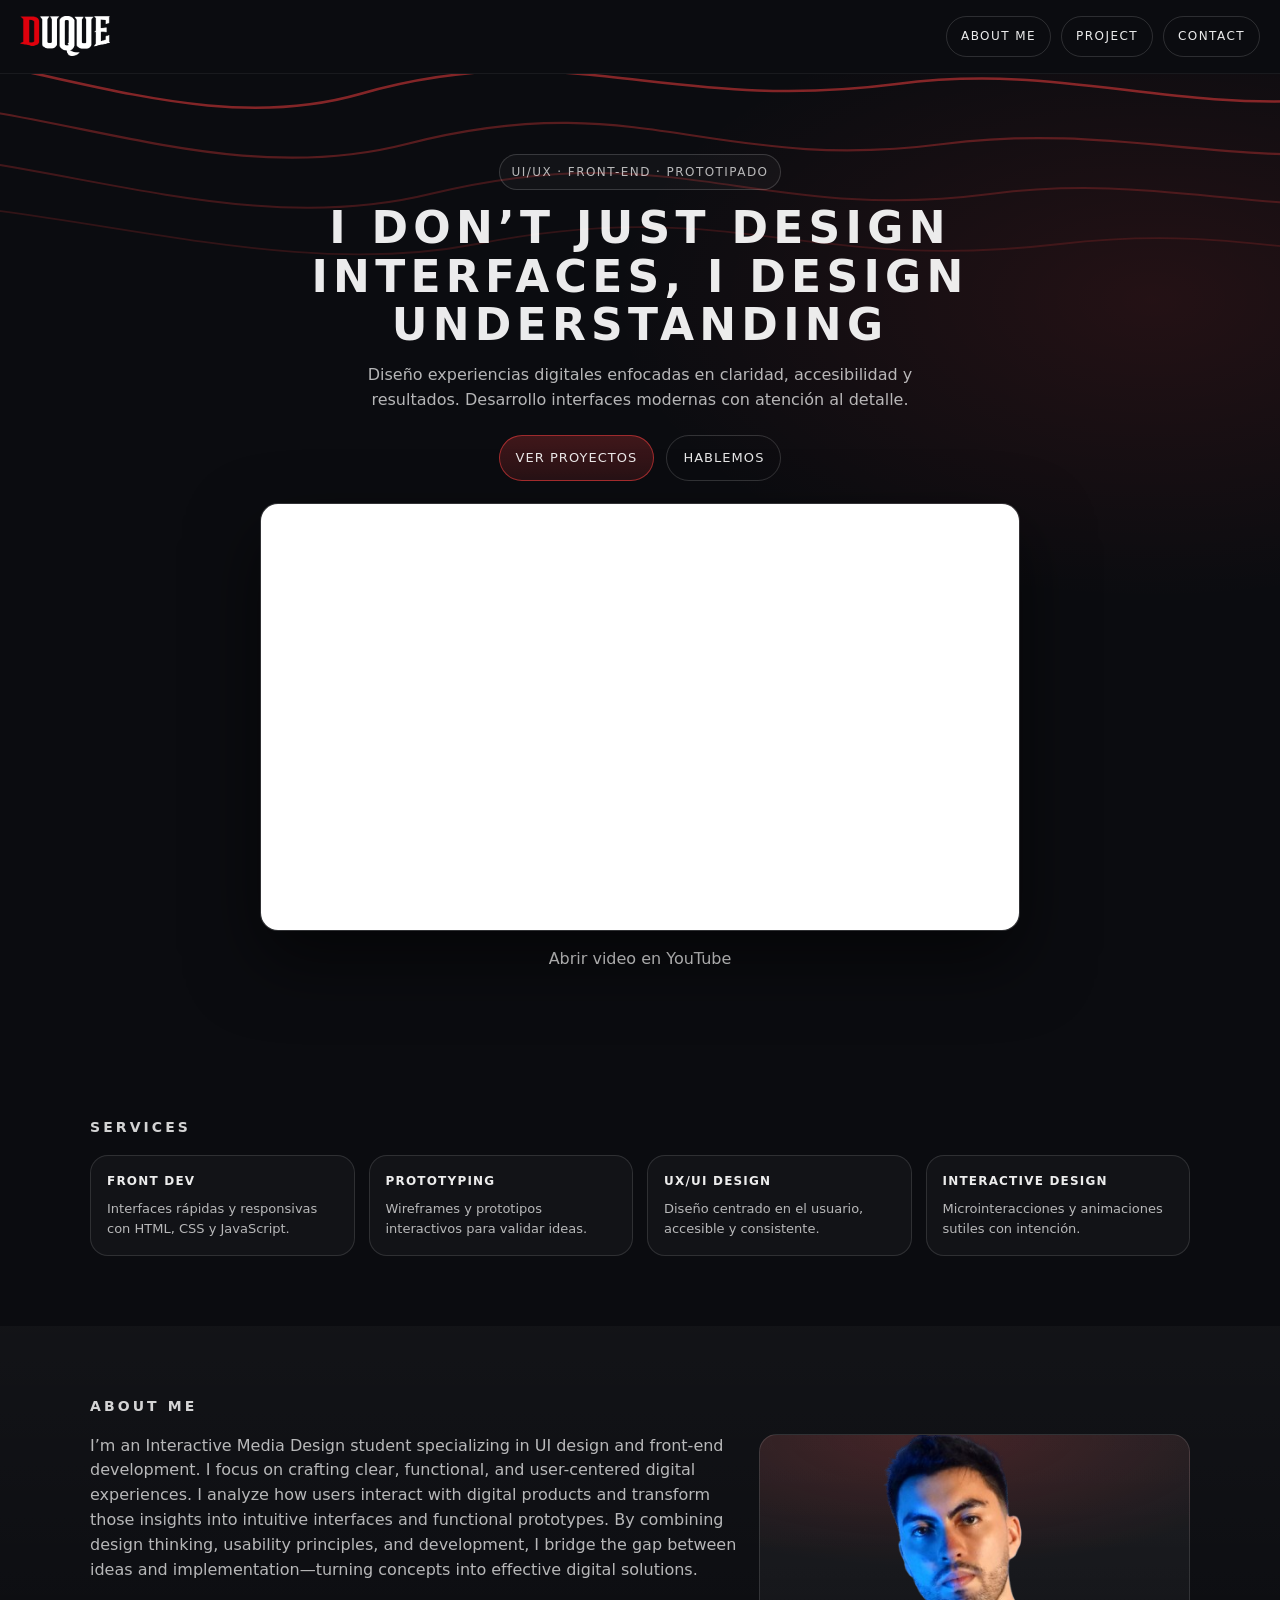
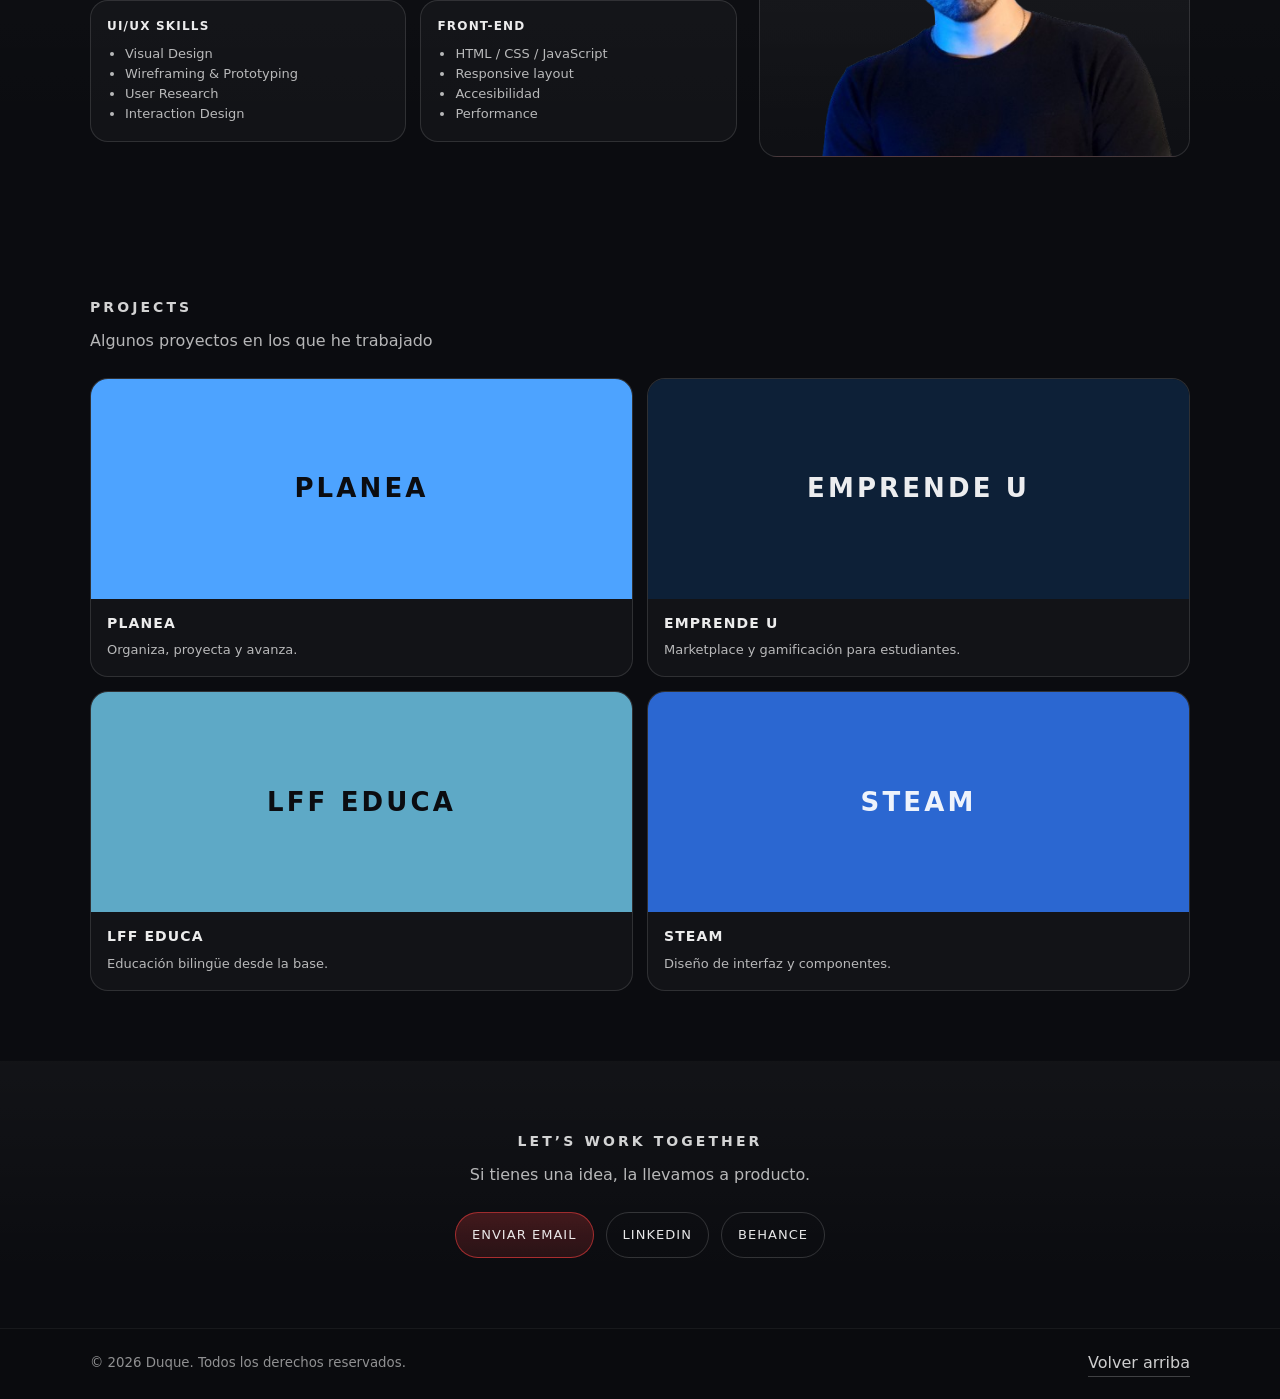
<file: index.html>
<!doctype html>
<html lang="es">
	<head>
		<meta charset="UTF-8" />
		<meta name="viewport" content="width=device-width, initial-scale=1" />
		<title>Duque | Portfolio</title>
		<meta name="description" content="Portfolio profesional: UI/UX, Front-End y proyectos." />
		<link rel="preconnect" href="https://www.youtube.com" />
		<link rel="preconnect" href="https://i.ytimg.com" />
		<link rel="stylesheet" href="./styles.css" />
	</head>
	<body>
		<header class="header">
			<a class="brand" href="#home" aria-label="Ir al inicio">
				<img
					class="brand__logo"
					src="./imagenes/DUQUE%202%203.png"
					alt="Duque"
					loading="eager"
					decoding="async"
					onload="this.classList.add('is-loaded')"
					onerror="this.style.display = 'none'"
				/>
				<span class="brand__mark"><span class="brand__markAccent">D</span>UQUE</span>
			</a>

			<nav class="nav" aria-label="Navegación principal">
				<a class="nav__link" href="#about">ABOUT ME</a>
				<a class="nav__link" href="#projects">PROJECT</a>
				<a class="nav__link" href="#contact">CONTACT</a>
			</nav>
		</header>

		<main>
			<section id="home" class="section hero">
				<div class="hero__bg" aria-hidden="true">
					<svg class="hero__waves" viewBox="0 0 1440 560" preserveAspectRatio="none">
						<path
							d="M-40 120 C 120 40, 300 200, 480 140 C 660 80, 740 160, 940 130 C 1140 100, 1230 210, 1520 90"
							fill="none"
							stroke="rgba(255, 64, 64, 0.55)"
							stroke-width="2.5"
						/>
						<path
							d="M-60 170 C 140 90, 320 250, 520 190 C 720 130, 780 220, 980 190 C 1180 160, 1290 260, 1560 140"
							fill="none"
							stroke="rgba(255, 64, 64, 0.35)"
							stroke-width="2.25"
						/>
						<path
							d="M-80 220 C 120 140, 330 300, 540 240 C 750 180, 820 270, 1020 240 C 1220 210, 1310 310, 1580 190"
							fill="none"
							stroke="rgba(255, 64, 64, 0.25)"
							stroke-width="2"
						/>
						<path
							d="M-100 270 C 120 190, 360 340, 580 290 C 800 240, 860 320, 1080 290 C 1300 260, 1360 360, 1600 250"
							fill="none"
							stroke="rgba(255, 64, 64, 0.18)"
							stroke-width="1.8"
						/>
					</svg>
				</div>

				<div class="container hero__content">
					<div class="hero__copy">
						<p class="kicker">UI/UX · Front-End · Prototipado</p>
						<h1 class="hero__title">I don’t just design interfaces, I design understanding</h1>
						<p class="hero__subtitle">
							Diseño experiencias digitales enfocadas en claridad, accesibilidad y resultados. Desarrollo interfaces
							modernas con atención al detalle.
						</p>

						<div class="hero__cta">
							<a class="btn btn--primary" href="#projects">Ver proyectos</a>
							<a class="btn btn--ghost" href="#contact">Hablemos</a>
						</div>

						<div class="hero__media" aria-label="Video de presentación">
							<div class="video">
								<iframe
									class="video__iframe"
									src="https://www.youtube.com/embed/WyfobgDU3_0?rel=0&modestbranding=1"
									title="Video de YouTube"
									loading="lazy"
									frameborder="0"
									referrerpolicy="strict-origin-when-cross-origin"
									allow="
										accelerometer;
										autoplay;
										clipboard-write;
										encrypted-media;
										gyroscope;
										picture-in-picture;
										web-share;
									"
									allowfullscreen
								></iframe>
							</div>
							<p class="hero__mediaFallback"
								><a href="https://www.youtube.com/watch?v=dQw4w9WgXcQ" target="_blank" rel="noreferrer"
									>Abrir video en YouTube</a
								></p
							>
						</div>
					</div>
				</div>
			</section>

			<section class="section" aria-label="Servicios">
				<div class="container">
					<h2 class="section__title">Services</h2>
					<div class="grid grid--4">
						<article class="card">
							<h3 class="card__title">Front Dev</h3>
							<p class="card__text">Interfaces rápidas y responsivas con HTML, CSS y JavaScript.</p>
						</article>
						<article class="card">
							<h3 class="card__title">Prototyping</h3>
							<p class="card__text">Wireframes y prototipos interactivos para validar ideas.</p>
						</article>
						<article class="card">
							<h3 class="card__title">UX/UI Design</h3>
							<p class="card__text">Diseño centrado en el usuario, accesible y consistente.</p>
						</article>
						<article class="card">
							<h3 class="card__title">Interactive Design</h3>
							<p class="card__text">Microinteracciones y animaciones sutiles con intención.</p>
						</article>
					</div>
				</div>
			</section>

			<section id="about" class="section section--muted">
				<div class="container">
					<h2 class="section__title">About me</h2>
					<div class="split">
						<div class="split__main">
							<p class="lead">
								I’m an Interactive Media Design student specializing in UI design and front-end development. I focus on
								crafting clear, functional, and user-centered digital experiences. I analyze how users interact with
								digital products and transform those insights into intuitive interfaces and functional prototypes. By
								combining design thinking, usability principles, and development, I bridge the gap between ideas and
								implementation—turning concepts into effective digital solutions.
							</p>
							<div class="grid grid--2">
								<div class="list">
									<h3 class="list__title">UI/UX Skills</h3>
									<ul class="list__items">
										<li>Visual Design</li>
										<li>Wireframing & Prototyping</li>
										<li>User Research</li>
										<li>Interaction Design</li>
									</ul>
								</div>
								<div class="list">
									<h3 class="list__title">Front-End</h3>
									<ul class="list__items">
										<li>HTML / CSS / JavaScript</li>
										<li>Responsive layout</li>
										<li>Accesibilidad</li>
										<li>Performance</li>
									</ul>
								</div>
							</div>
						</div>

						<aside class="split__aside">
							<div class="portrait">
								<img
									class="portrait__img"
									src="./imagenes/foto%20daniel%20.png"
									alt="Foto de Daniel"
									loading="lazy"
									decoding="async"
								/>
							</div>
						</aside>
					</div>
				</div>
			</section>

			<section id="projects" class="section">
				<div class="container">
					<h2 class="section__title">Projects</h2>
					<p class="section__subtitle">Algunos proyectos en los que he trabajado</p>

					<div class="grid grid--2">
						<a class="project" href="./planea.html" aria-label="Proyecto Planea">
							<div class="project__media project__media--blue">Planea</div>
							<div class="project__meta">
								<h3 class="project__title">Planea</h3>
								<p class="project__text">Organiza, proyecta y avanza.</p>
							</div>
						</a>
						<a class="project" href="./emprende-u.html" aria-label="Proyecto Emprende U">
							<div class="project__media project__media--navy">Emprende U</div>
							<div class="project__meta">
								<h3 class="project__title">Emprende U</h3>
								<p class="project__text">Marketplace y gamificación para estudiantes.</p>
							</div>
						</a>
						<a class="project" href="./lff-educa.html" aria-label="Proyecto LFF Educa">
							<div class="project__media project__media--teal">LFF Educa</div>
							<div class="project__meta">
								<h3 class="project__title">LFF Educa</h3>
								<p class="project__text">Educación bilingüe desde la base.</p>
							</div>
						</a>
						<a class="project" href="./steam.html" aria-label="Proyecto Steam">
							<div class="project__media project__media--indigo">Steam</div>
							<div class="project__meta">
								<h3 class="project__title">Steam</h3>
								<p class="project__text">Diseño de interfaz y componentes.</p>
							</div>
						</a>
					</div>
				</div>
			</section>

			<section id="contact" class="section section--muted">
				<div class="container contact">
					<h2 class="section__title">Let’s work together</h2>
					<p class="section__subtitle">Si tienes una idea, la llevamos a producto.</p>

					<div class="contact__actions">
						<a
							class="btn btn--primary"
							href="mailto:Alejandro.murillas04@gm<p>Alejandro.murillas04@gmail.com</p>ail.com"
							>Enviar email</a
						>
						<a
							class="btn btn--ghost"
							href="https://www.linkedin.com/in/daniel-duque-9711aa253"
							target="_blank"
							rel="noreferrer"
							>LinkedIn</a
						>
						<a class="btn btn--ghost" href="https://www.behance.net/alejandroduque10" target="_blank" rel="noreferrer"
							>Behance</a
						>
					</div>
				</div>
			</section>
		</main>

		<footer class="footer">
			<div class="container footer__inner">
				<small>© <span id="year"></span> Duque. Todos los derechos reservados.</small>
				<a class="footer__top" href="#home">Volver arriba</a>
			</div>
		</footer>

		<script>
			document.getElementById('year').textContent = String(new Date().getFullYear());
		</script>
	</body>
</html>
</file>
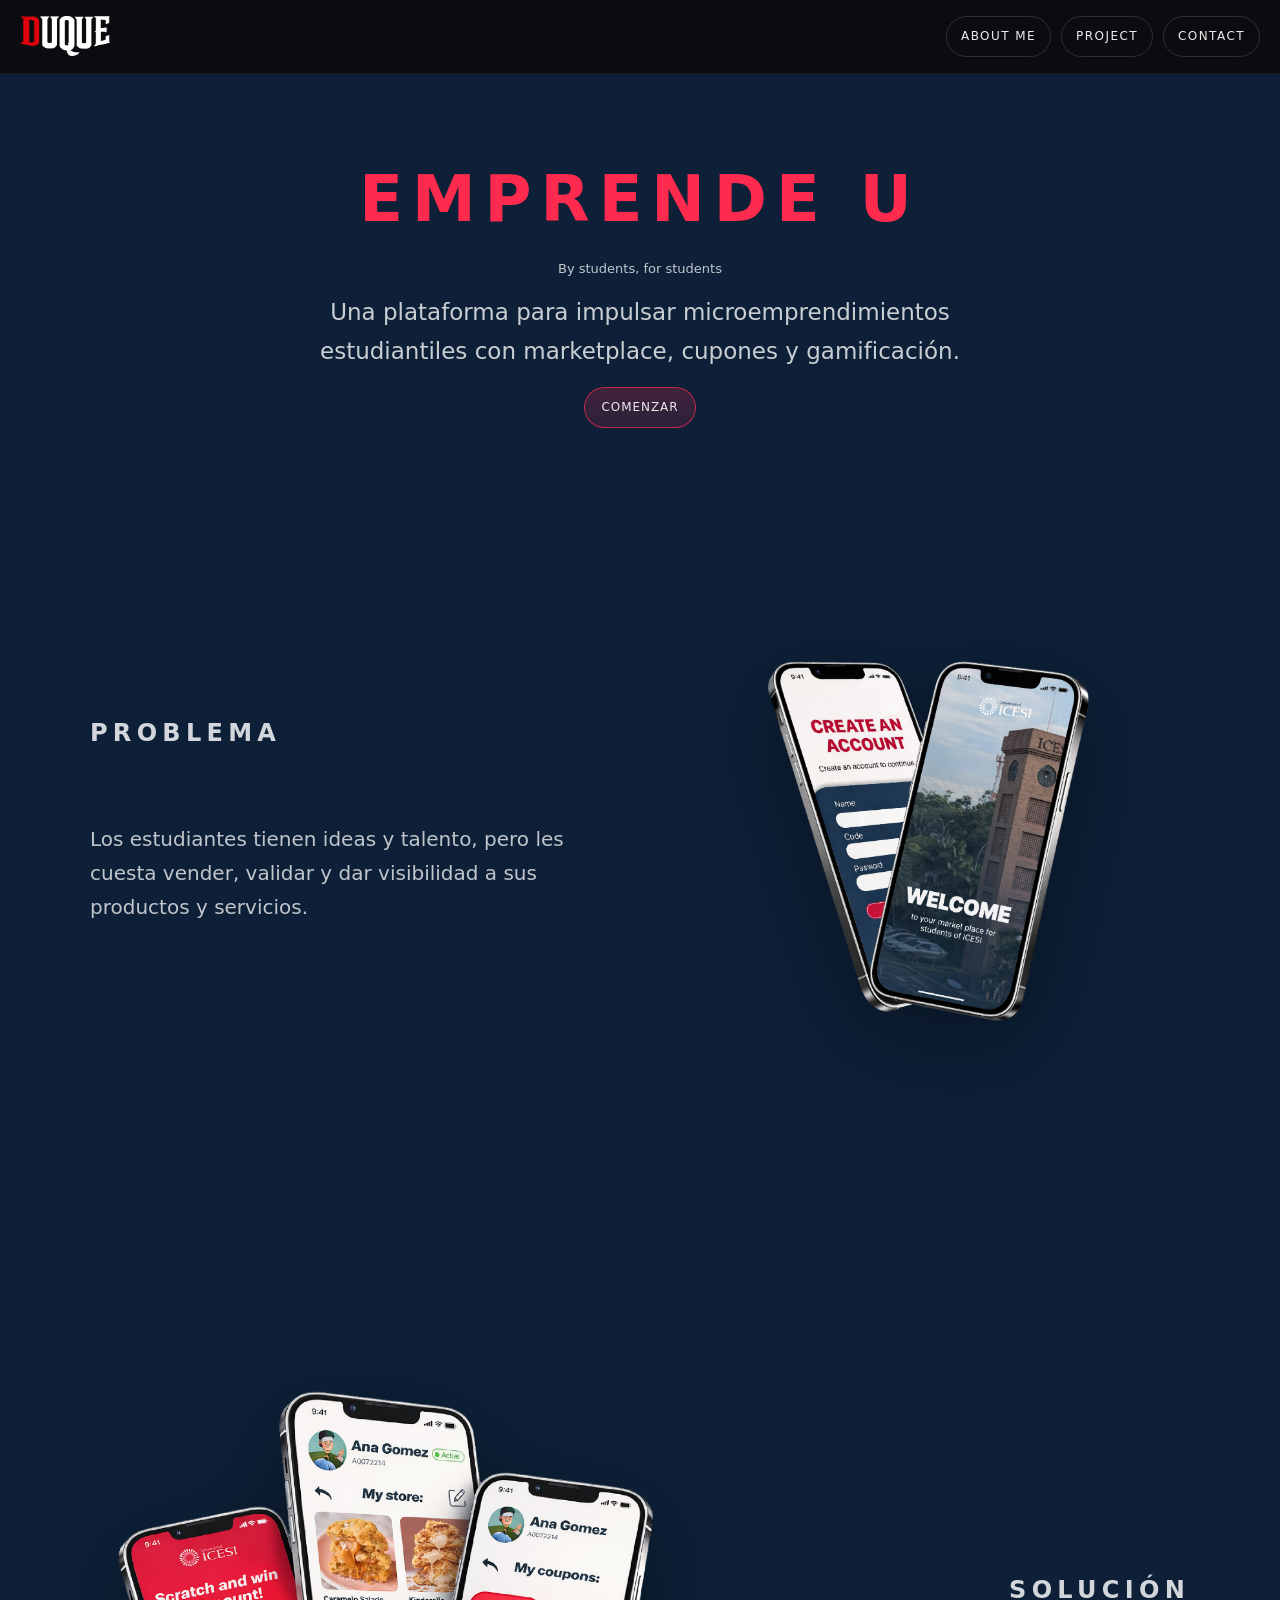
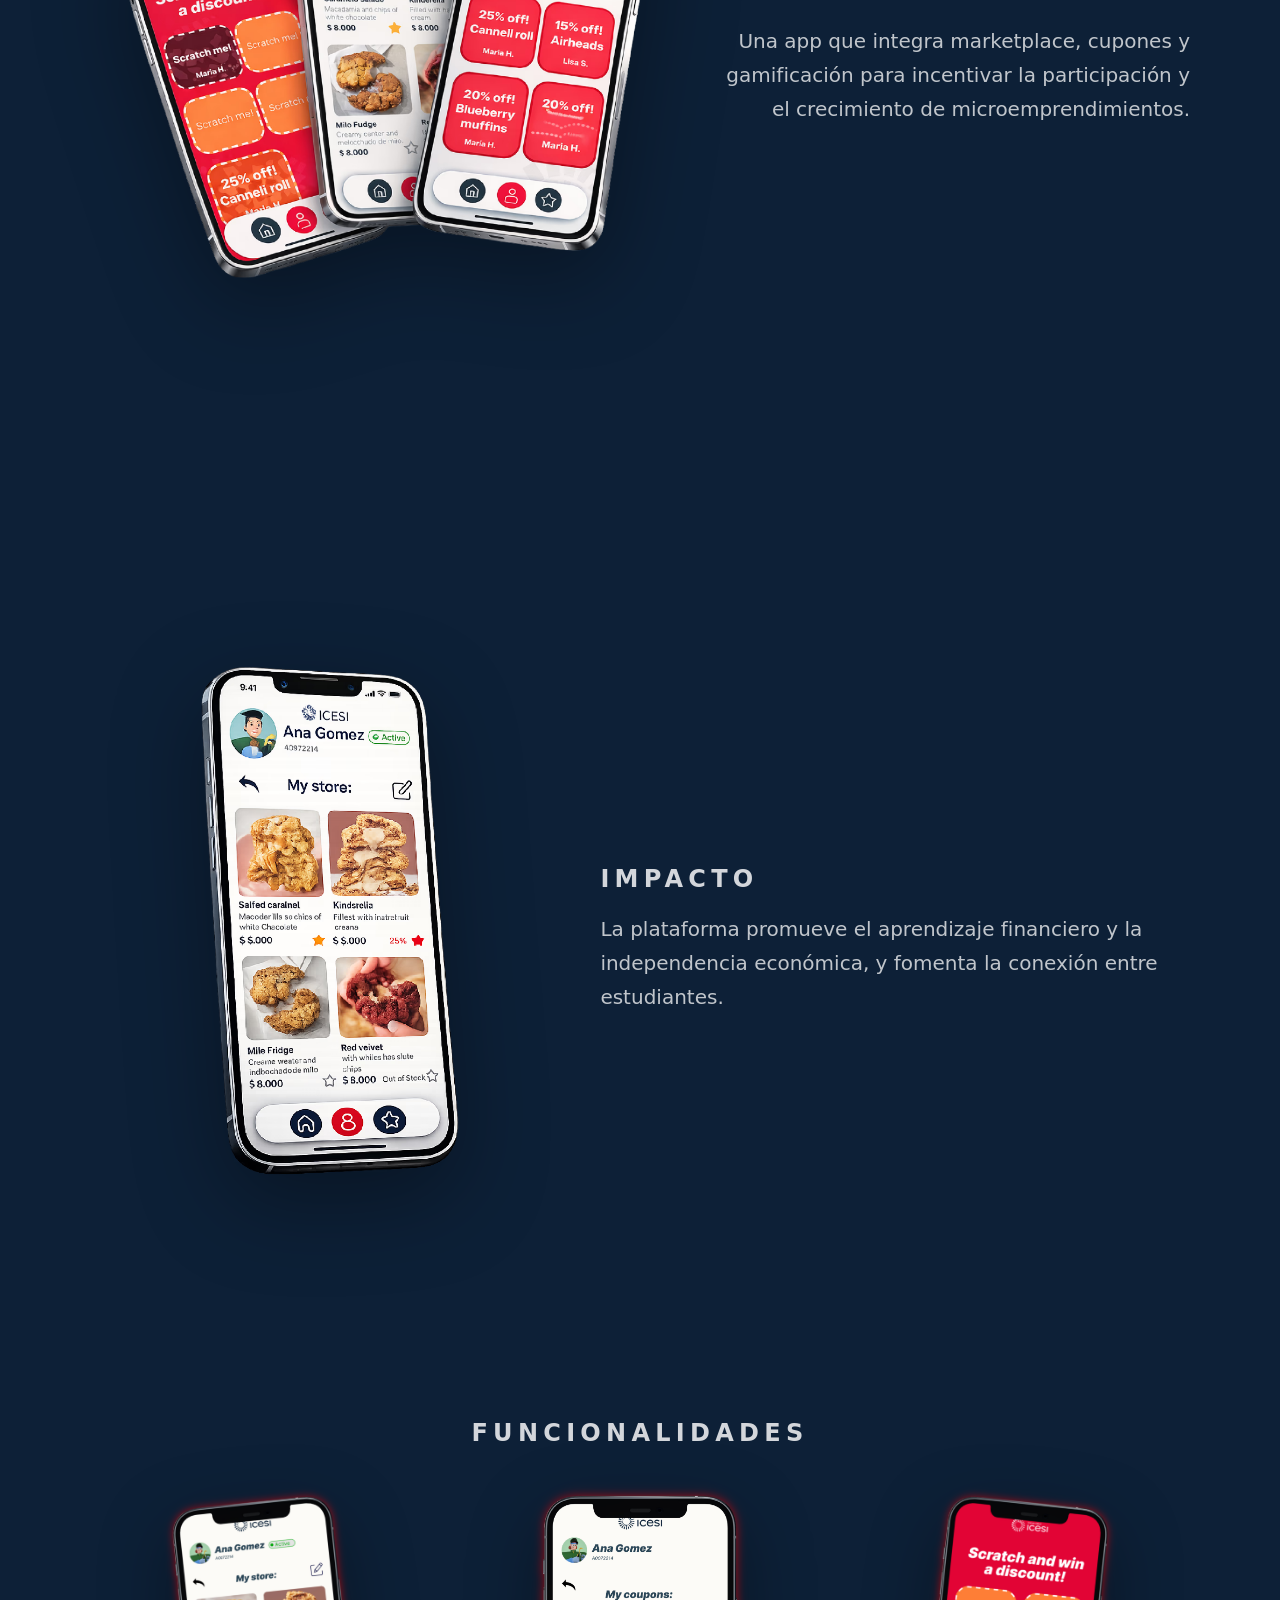
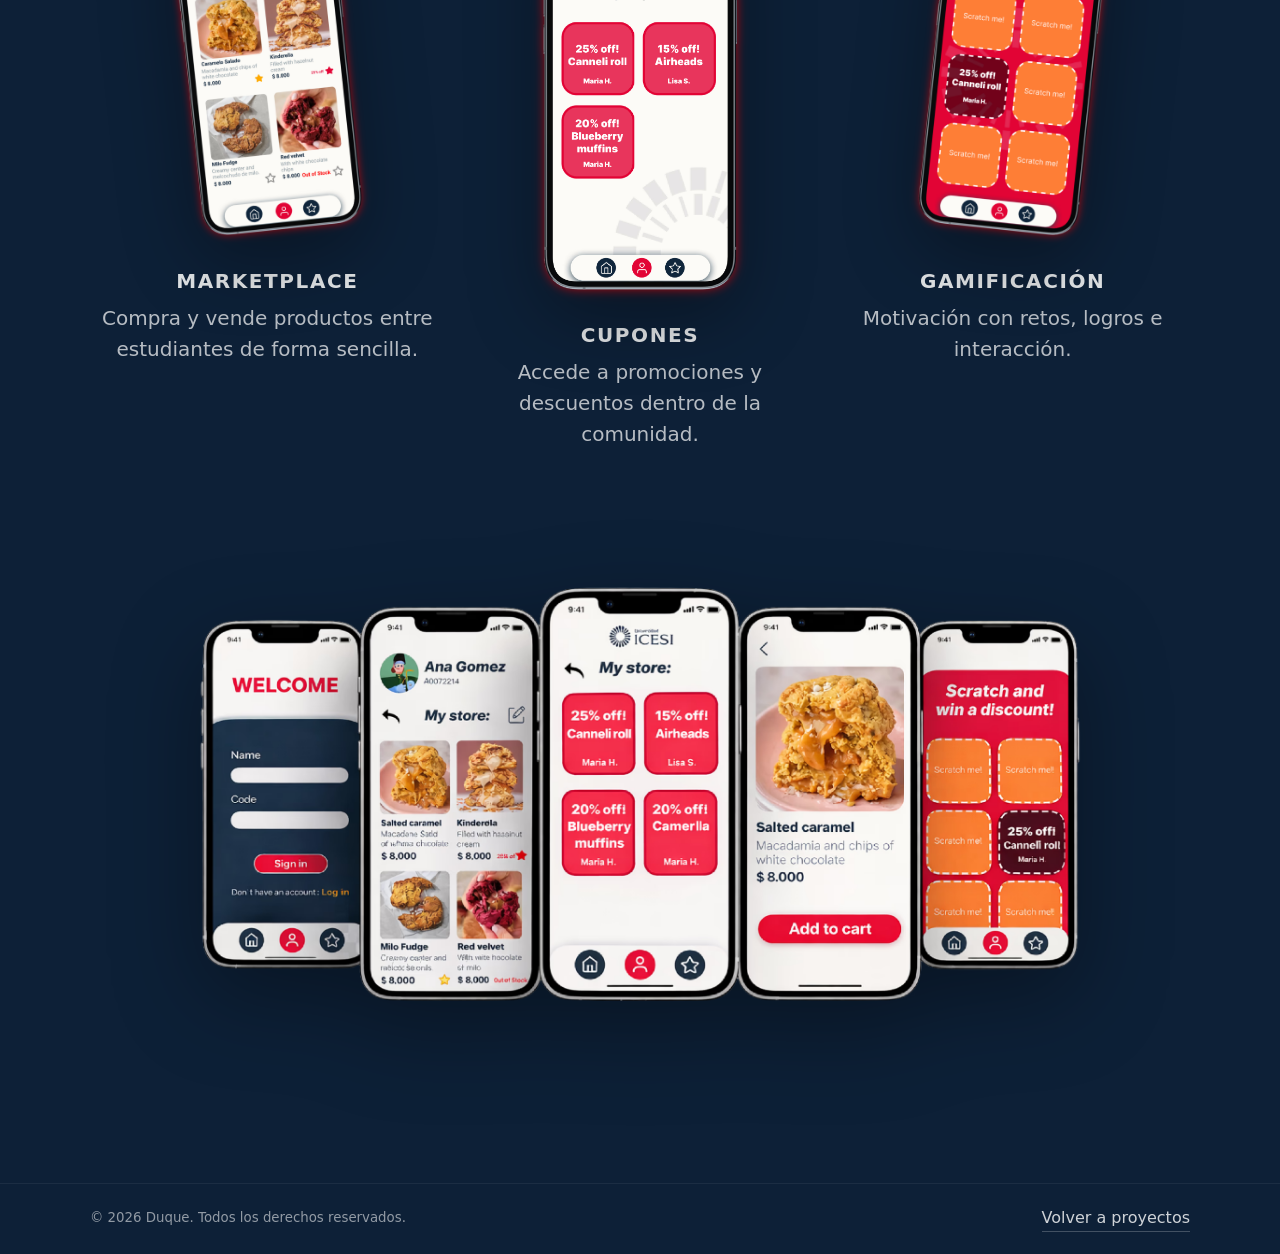
<file: emprende-u.html>
<!doctype html>
<html lang="es">
	<head>
		<meta charset="UTF-8" />
		<meta name="viewport" content="width=device-width, initial-scale=1" />
		<title>Emprende U | Proyecto</title>
		<meta name="description" content="Caso de estudio: Emprende U. By students, for students." />
		<link rel="stylesheet" href="./styles.css" />
		<link rel="stylesheet" href="./emprende-u.css" />
	</head>
	<body class="project--emprende">
		<header class="header">
			<a class="brand" href="./index.html#home" aria-label="Ir al inicio">
				<img
					class="brand__logo"
					src="./imagenes/DUQUE%202%203.png"
					alt="Duque"
					loading="eager"
					decoding="async"
					onload="this.classList.add('is-loaded')"
					onerror="this.style.display = 'none'"
				/>
				<span class="brand__mark"><span class="brand__markAccent">D</span>UQUE</span>
			</a>
			<nav class="nav" aria-label="Navegación principal">
				<a class="nav__link" href="./index.html#about">ABOUT ME</a>
				<a class="nav__link" href="./index.html#projects">PROJECT</a>
				<a class="nav__link" href="./index.html#contact">CONTACT</a>
			</nav>
		</header>

		<main>
			<section class="euHero" aria-label="Emprende U">
				<div class="container euHero__inner">
					<div class="euHero__copy">
						<h1 class="euHero__title">EMPRENDE U</h1>
						<p class="euHero__subtitle">By students, for students</p>
						<p class="euHero__text">
							Una plataforma para impulsar microemprendimientos estudiantiles con marketplace, cupones y gamificación.
						</p>
						<div class="euHero__cta">
							<a class="euBtn euBtn--primary" href="#problema">Comenzar</a>
						</div>
					</div>
				</div>
			</section>

			<section id="problema" class="euSection">
				<div class="container euRow euRow--problem">
					<div class="euText">
						<h2 class="euHeading">PROBLEMA</h2>
						<p class="euBody">
							Los estudiantes tienen ideas y talento, pero les cuesta vender, validar y dar visibilidad a sus productos
							y servicios.
						</p>
					</div>
					<div class="euMedia">
						<img
							class="euMockup euMockup--problem"
							src="./imagenes/emprende-u/mockup%202.png"
							alt="Mockups de problema"
						/>
					</div>
				</div>
			</section>

			<section class="euSection euSection--reverse">
				<div class="container euRow euRow--solution">
					<div class="euMedia">
						<img
							class="euMockup euMockup--solution"
							src="./imagenes/emprende-u/mockup%203.png"
							alt="Mockups de solución"
						/>
					</div>
					<div class="euText euText--right">
						<h2 class="euHeading">SOLUCIÓN</h2>
						<p class="euBody">
							Una app que integra marketplace, cupones y gamificación para incentivar la participación y el crecimiento
							de microemprendimientos.
						</p>
					</div>
				</div>
			</section>

			<section class="euSection">
				<div class="container euRow euRow--impact">
					<div class="euMedia">
						<img class="euMockup euMockup--impact" src="./imagenes/emprende-u/mockup%204.png" alt="Mockup de impacto" />
					</div>
					<div class="euText">
						<h2 class="euHeading">IMPACTO</h2>
						<p class="euBody">
							La plataforma promueve el aprendizaje financiero y la independencia económica, y fomenta la conexión entre
							estudiantes.
						</p>
					</div>
				</div>
			</section>

			<section class="euSection euSection--features">
				<div class="container">
					<h2 class="euHeading euHeading--center">FUNCIONALIDADES</h2>
					<div class="euFeatures">
						<article class="euFeature">
							<img class="euFeature__img" src="./imagenes/emprende-u/mockup%205.1.png" alt="Marketplace" />
							<h3 class="euFeature__title">Marketplace</h3>
							<p class="euFeature__text">Compra y vende productos entre estudiantes de forma sencilla.</p>
						</article>
						<article class="euFeature">
							<img class="euFeature__img" src="./imagenes/emprende-u/mockup%205.png" alt="Cupones" />
							<h3 class="euFeature__title">Cupones</h3>
							<p class="euFeature__text">Accede a promociones y descuentos dentro de la comunidad.</p>
						</article>
						<article class="euFeature">
							<img class="euFeature__img" src="./imagenes/emprende-u/mockup%205.2.png" alt="Gamificación" />
							<h3 class="euFeature__title">Gamificación</h3>
							<p class="euFeature__text">Motivación con retos, logros e interacción.</p>
						</article>
					</div>

					<div class="euFinal">
						<img class="euMockup euMockup--final" src="./imagenes/emprende-u/final.png" alt="Mockups finales" />
					</div>
				</div>
			</section>
		</main>

		<footer class="footer">
			<div class="container footer__inner">
				<small>© <span id="year"></span> Duque. Todos los derechos reservados.</small>
				<a class="footer__top" href="./index.html#projects">Volver a proyectos</a>
			</div>
		</footer>

		<script>
			document.getElementById('year').textContent = String(new Date().getFullYear());
		</script>
	</body>
</html>
</file>
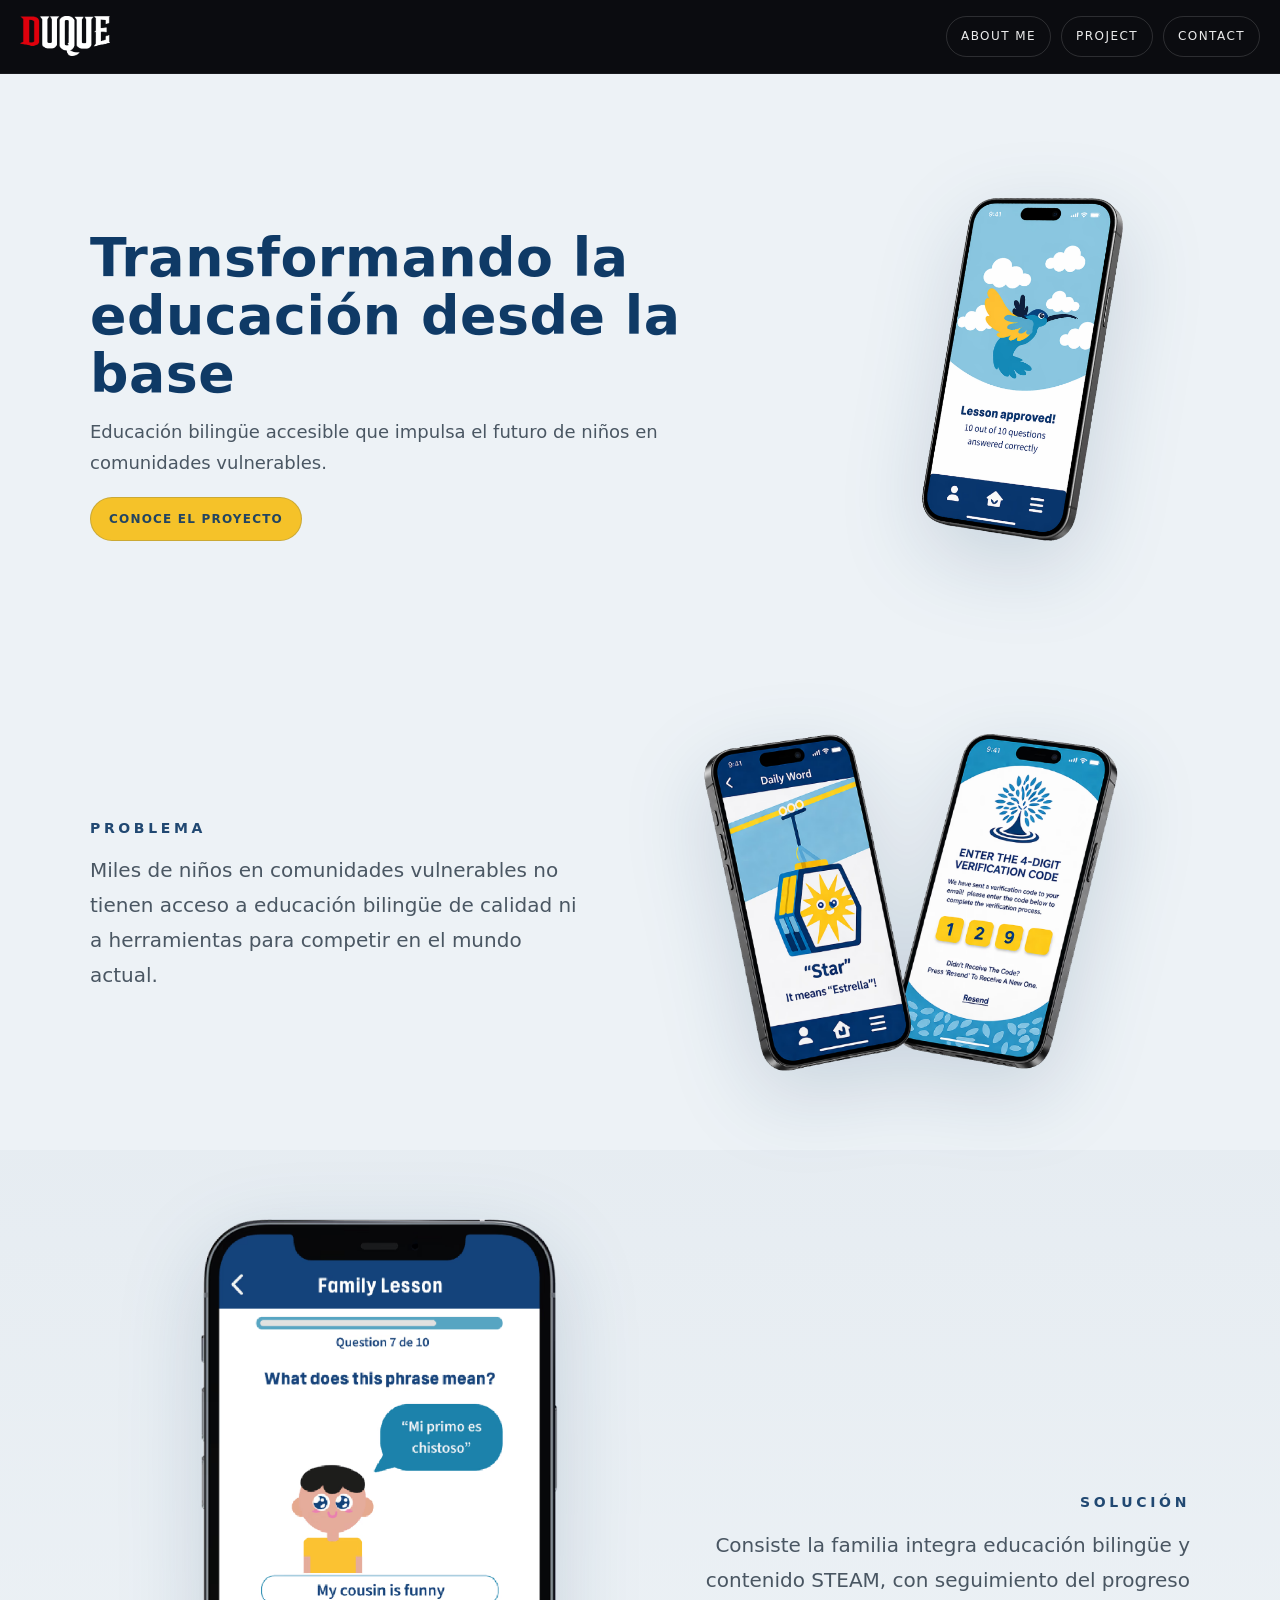
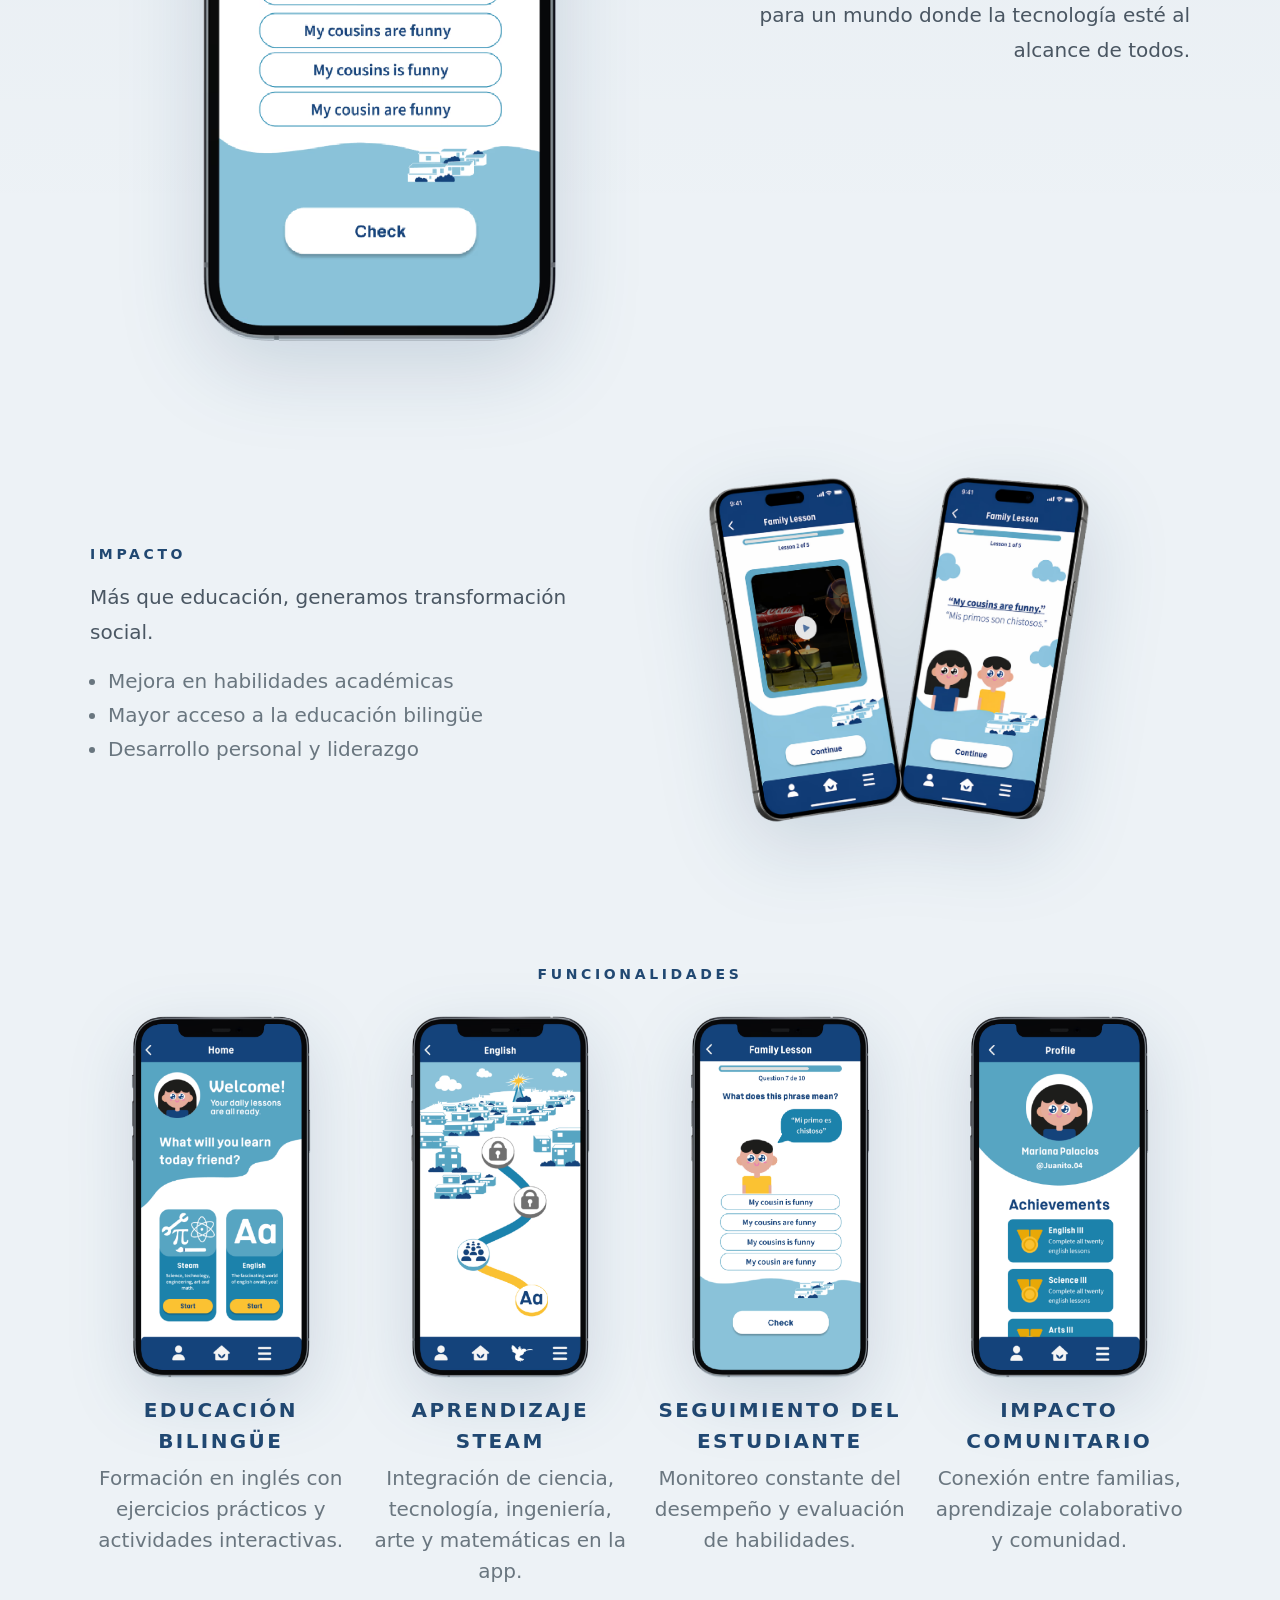
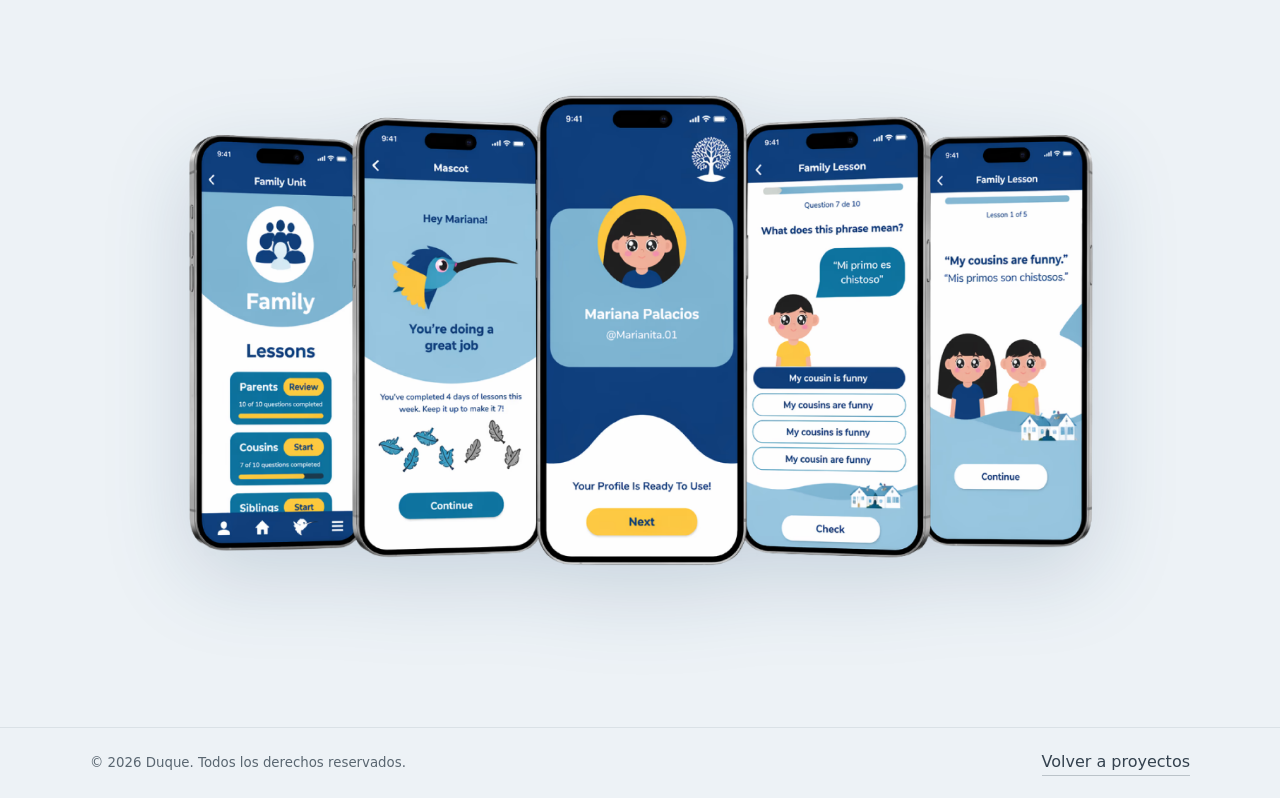
<file: lff-educa.html>
<!doctype html>
<html lang="es">
	<head>
		<meta charset="UTF-8" />
		<meta name="viewport" content="width=device-width, initial-scale=1" />
		<title>LFF Educa | Proyecto</title>
		<meta name="description" content="Caso de estudio: LFF Educa. Transformando la educación desde la base." />
		<link rel="stylesheet" href="./styles.css" />
		<link rel="stylesheet" href="./lff-educa.css" />
	</head>
	<body class="project--lff">
		<header class="header">
			<a class="brand" href="./index.html#home" aria-label="Ir al inicio">
				<img
					class="brand__logo"
					src="./imagenes/DUQUE%202%203.png"
					alt="Duque"
					loading="eager"
					decoding="async"
					onload="this.classList.add('is-loaded')"
					onerror="this.style.display = 'none'"
				/>
				<span class="brand__mark"><span class="brand__markAccent">D</span>UQUE</span>
			</a>
			<nav class="nav" aria-label="Navegación principal">
				<a class="nav__link" href="./index.html#about">ABOUT ME</a>
				<a class="nav__link" href="./index.html#projects">PROJECT</a>
				<a class="nav__link" href="./index.html#contact">CONTACT</a>
			</nav>
		</header>

		<main>
			<section class="lffHero" aria-label="LFF Educa">
				<div class="container lffHero__inner">
					<div class="lffHero__copy">
						<h1 class="lffHero__title">Transformando la educación desde la base</h1>
						<p class="lffHero__text">
							Educación bilingüe accesible que impulsa el futuro de niños en comunidades vulnerables.
						</p>
						<div class="lffHero__cta">
							<a class="lffBtn" href="#problema">Conoce el proyecto</a>
						</div>
					</div>
					<div class="lffHero__media" aria-hidden="true">
						<img class="lffMockup lffMockup--hero" src="./imagenes/educambio/muckup2.png" alt="" />
					</div>
				</div>
			</section>

			<section id="problema" class="lffSection">
				<div class="container lffRow lffRow--problem">
					<div class="lffText">
						<h2 class="lffHeading">PROBLEMA</h2>
						<p class="lffBody">
							Miles de niños en comunidades vulnerables no tienen acceso a educación bilingüe de calidad ni a
							herramientas para competir en el mundo actual.
						</p>
					</div>
					<div class="lffMedia">
						<img class="lffMockup lffMockup--pair" src="./imagenes/educambio/muckup1.png" alt="Mockups de problema" />
					</div>
				</div>
			</section>

			<section id="solucion" class="lffSection lffSection--muted">
				<div class="container lffRow lffRow--reverse lffRow--solution">
					<div class="lffMedia">
						<img class="lffMockup lffMockup--single" src="./imagenes/educambio/muckup4.png" alt="Mockup de solución" />
					</div>
					<div class="lffText lffText--right">
						<h2 class="lffHeading">SOLUCIÓN</h2>
						<p class="lffBody">
							Consiste la familia integra educación bilingüe y contenido STEAM, con seguimiento del progreso para un
							mundo donde la tecnología esté al alcance de todos.
						</p>
					</div>
				</div>
			</section>

			<section id="impacto" class="lffSection">
				<div class="container lffRow lffRow--impact">
					<div class="lffText">
						<h2 class="lffHeading">IMPACTO</h2>
						<p class="lffBody">Más que educación, generamos transformación social.</p>
						<ul class="lffBullets">
							<li>Mejora en habilidades académicas</li>
							<li>Mayor acceso a la educación bilingüe</li>
							<li>Desarrollo personal y liderazgo</li>
						</ul>
					</div>
					<div class="lffMedia">
						<img class="lffMockup lffMockup--pair" src="./imagenes/educambio/muckup3.png" alt="Mockups de impacto" />
					</div>
				</div>
			</section>

			<section id="funcionalidades" class="lffSection lffSection--features">
				<div class="container">
					<h2 class="lffHeading lffHeading--center">FUNCIONALIDADES</h2>

					<div class="lffFeatures">
						<article class="lffFeature">
							<img class="lffFeature__img" src="./imagenes/educambio/muckup4.3.png" alt="Educación bilingüe" />
							<h3 class="lffFeature__title">Educación bilingüe</h3>
							<p class="lffFeature__text">Formación en inglés con ejercicios prácticos y actividades interactivas.</p>
						</article>
						<article class="lffFeature">
							<img class="lffFeature__img" src="./imagenes/educambio/muckup4.2.png" alt="Aprendizaje STEAM" />
							<h3 class="lffFeature__title">Aprendizaje STEAM</h3>
							<p class="lffFeature__text"
								>Integración de ciencia, tecnología, ingeniería, arte y matemáticas en la app.</p
							>
						</article>
						<article class="lffFeature">
							<img class="lffFeature__img" src="./imagenes/educambio/muckup4.png" alt="Seguimiento del estudiante" />
							<h3 class="lffFeature__title">Seguimiento del estudiante</h3>
							<p class="lffFeature__text">Monitoreo constante del desempeño y evaluación de habilidades.</p>
						</article>
						<article class="lffFeature">
							<img class="lffFeature__img" src="./imagenes/educambio/muckup4.1.png" alt="Impacto comunitario" />
							<h3 class="lffFeature__title">Impacto comunitario</h3>
							<p class="lffFeature__text">Conexión entre familias, aprendizaje colaborativo y comunidad.</p>
						</article>
					</div>

					<div class="lffFinal">
						<img class="lffMockup lffMockup--final" src="./imagenes/educambio/final.png" alt="Mockups finales" />
					</div>
				</div>
			</section>
		</main>

		<footer class="footer">
			<div class="container footer__inner">
				<small>© <span id="year"></span> Duque. Todos los derechos reservados.</small>
				<a class="footer__top" href="./index.html#projects">Volver a proyectos</a>
			</div>
		</footer>

		<script>
			document.getElementById('year').textContent = String(new Date().getFullYear());
		</script>
	</body>
</html>
</file>
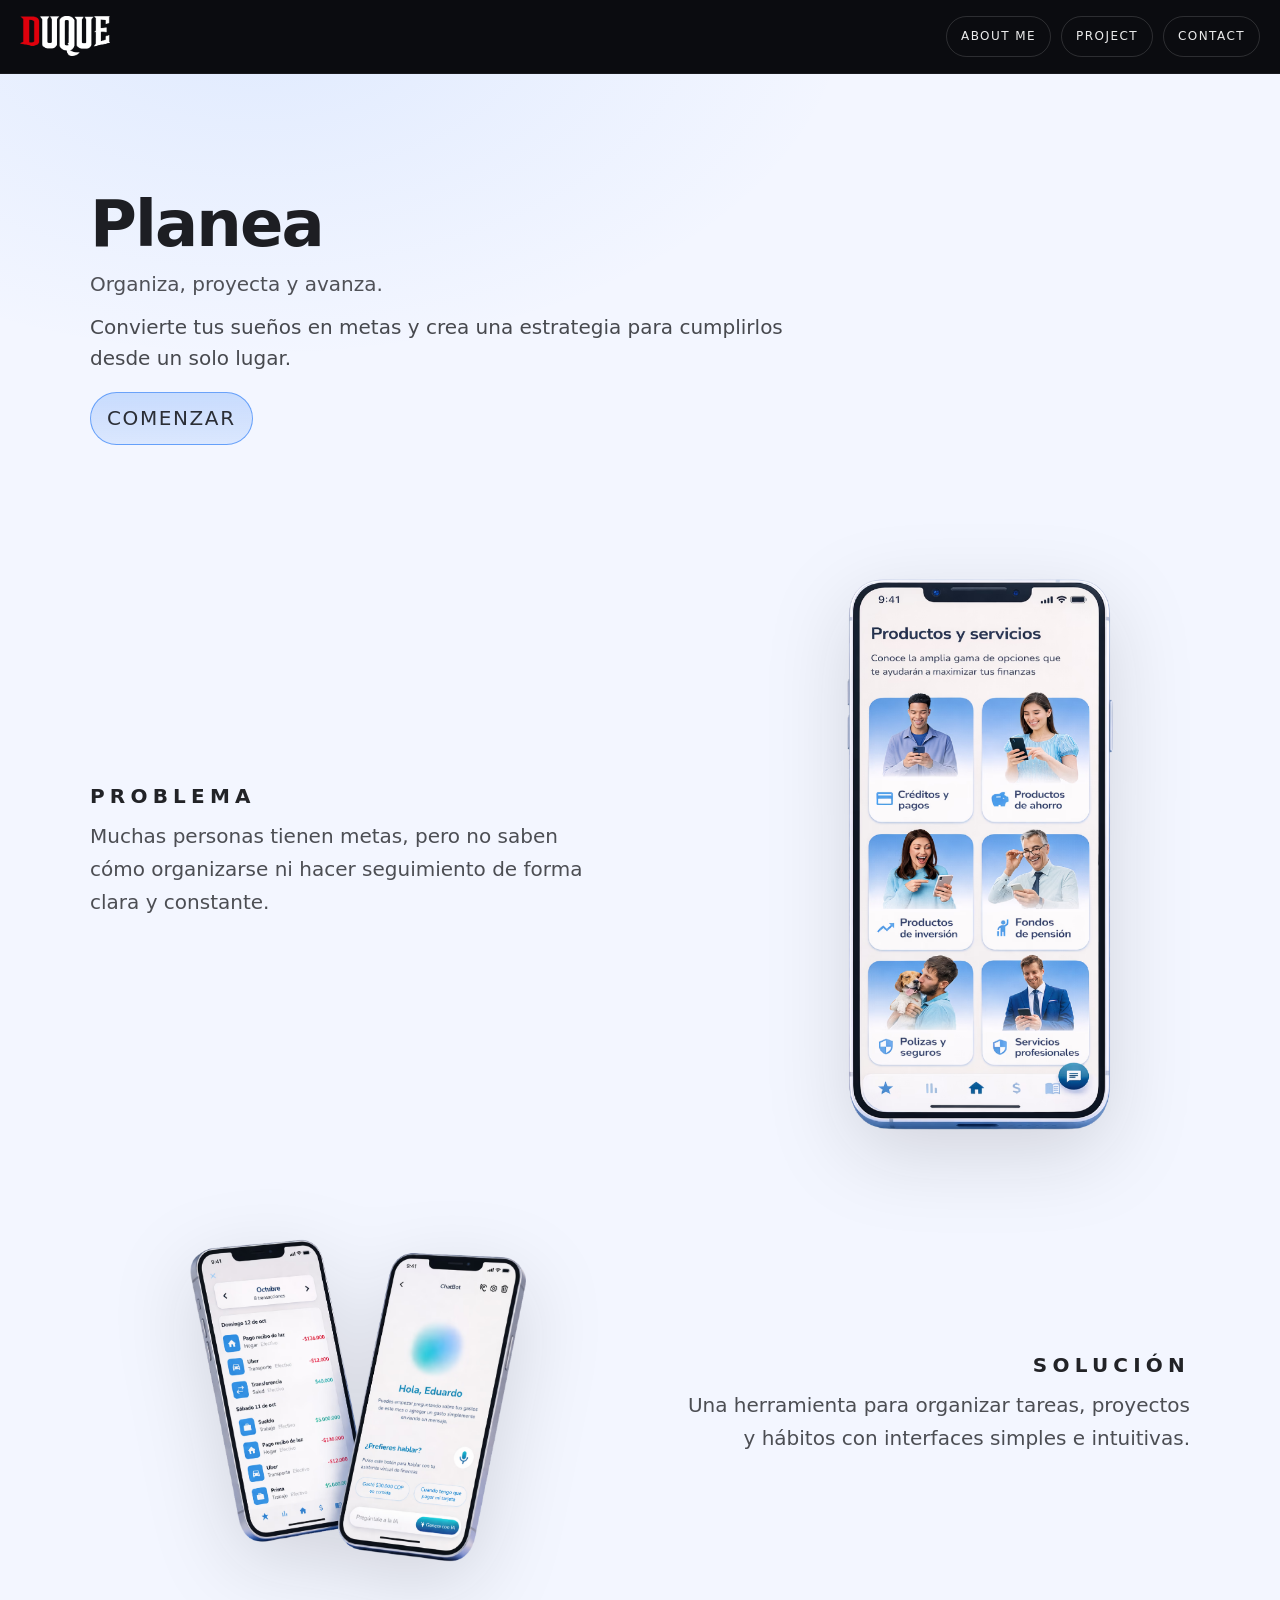
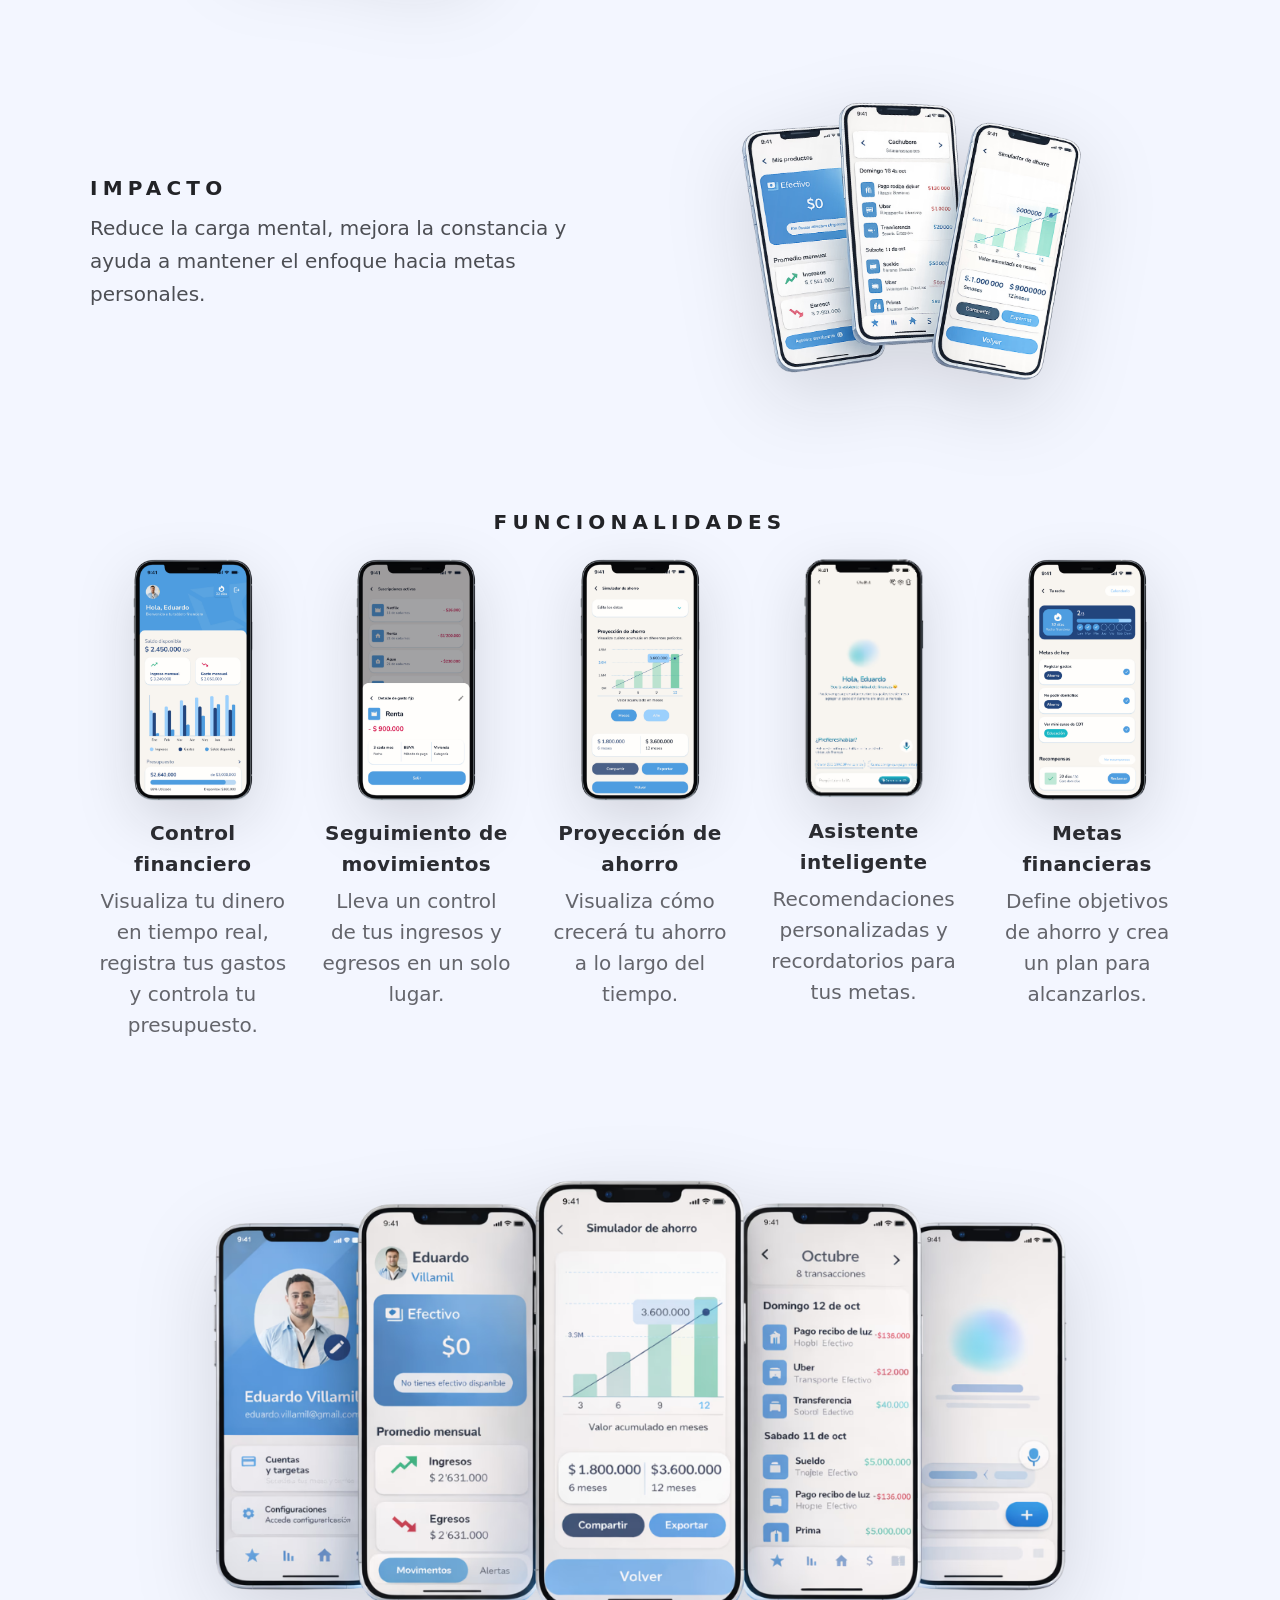
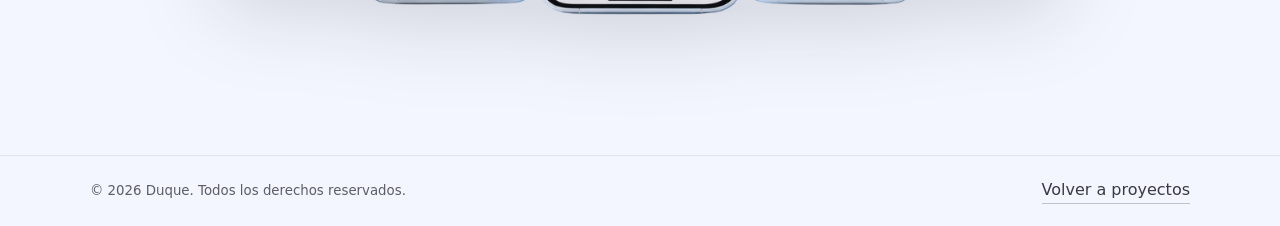
<file: planea.html>
<!doctype html>
<html lang="es">
	<head>
		<meta charset="UTF-8" />
		<meta name="viewport" content="width=device-width, initial-scale=1" />
		<title>Planea | Proyecto</title>
		<meta name="description" content="Caso de estudio: Planea. Organiza, proyecta y avanza." />
		<link rel="stylesheet" href="./styles.css" />
		<link rel="stylesheet" href="./planea.css" />
	</head>
	<body class="project--planea">
		<header class="header">
			<a class="brand" href="./index.html#home" aria-label="Ir al inicio">
				<img
					class="brand__logo"
					src="./imagenes/DUQUE%202%203.png"
					alt="Duque"
					loading="eager"
					decoding="async"
					onload="this.classList.add('is-loaded')"
					onerror="this.style.display = 'none'"
				/>
				<span class="brand__mark"><span class="brand__markAccent">D</span>UQUE</span>
			</a>
			<nav class="nav" aria-label="Navegación principal">
				<a class="nav__link" href="./index.html#about">ABOUT ME</a>
				<a class="nav__link" href="./index.html#projects">PROJECT</a>
				<a class="nav__link" href="./index.html#contact">CONTACT</a>
			</nav>
		</header>

		<main>
			<section class="section hero projectPage__hero">
				<div class="container planeaHero">
					<div class="planeaHero__copy">
						<h1 class="planeaHero__title">Planea</h1>
						<p class="planeaHero__subtitle">Organiza, proyecta y avanza.</p>
						<p class="planeaHero__text">
							Convierte tus sueños en metas y crea una estrategia para cumplirlos desde un solo lugar.
						</p>
						<div class="planeaHero__cta">
							<a class="planeaBtn planeaBtn--primary" href="#problema">Comenzar</a>
						</div>
					</div>
				</div>
			</section>

			<section id="problema" class="planeaSection">
				<div class="container planeaBlock">
					<div class="planeaRow planeaRow--problem">
						<div class="planeaText">
							<h2 class="planeaTitle">PROBLEMA</h2>
							<p class="planeaBody">
								Muchas personas tienen metas, pero no saben cómo organizarse ni hacer seguimiento de forma clara y
								constante.
							</p>
						</div>
						<div class="planeaMedia">
							<img class="planeaMockup" src="./imagenes/planea/muckup2.png" alt="Mockups de problema" />
						</div>
					</div>
				</div>
			</section>

			<section class="planeaSection planeaSection--reverse">
				<div class="container planeaBlock">
					<div class="planeaRow planeaRow--solution">
						<div class="planeaMedia">
							<img class="planeaMockup" src="./imagenes/planea/muckup3.png" alt="Mockups de solución" />
						</div>
						<div class="planeaText">
							<h2 class="planeaTitle">SOLUCIÓN</h2>
							<p class="planeaBody">
								Una herramienta para organizar tareas, proyectos y hábitos con interfaces simples e intuitivas.
							</p>
						</div>
					</div>
				</div>
			</section>

			<section class="planeaSection">
				<div class="container planeaBlock">
					<div class="planeaRow planeaRow--impact">
						<div class="planeaText">
							<h2 class="planeaTitle">IMPACTO</h2>
							<p class="planeaBody">
								Reduce la carga mental, mejora la constancia y ayuda a mantener el enfoque hacia metas personales.
							</p>
						</div>
						<div class="planeaMedia">
							<img class="planeaMockup" src="./imagenes/planea/muckup4.png" alt="Mockups de impacto" />
						</div>
					</div>
				</div>
			</section>

			<section class="planeaSection planeaSection--features">
				<div class="container planeaBlock">
					<h2 class="planeaTitle">FUNCIONALIDADES</h2>
					<div class="planeaFeatures">
						<div class="planeaFeature">
							<img class="planeaFeature__iconImg" src="./imagenes/planea/Control%20financiero.png" alt="" />
							<h3 class="planeaFeature__title">Control financiero</h3>
							<p class="planeaFeature__text"
								>Visualiza tu dinero en tiempo real, registra tus gastos y controla tu presupuesto.</p
							>
						</div>
						<div class="planeaFeature">
							<img class="planeaFeature__iconImg" src="./imagenes/planea/Seguimiento%20de%20movimientos.png" alt="" />
							<h3 class="planeaFeature__title">Seguimiento de movimientos</h3>
							<p class="planeaFeature__text">Lleva un control de tus ingresos y egresos en un solo lugar.</p>
						</div>
						<div class="planeaFeature">
							<img class="planeaFeature__iconImg" src="./imagenes/planea/Proyecci%C3%B3n%20de%20ahorro.png" alt="" />
							<h3 class="planeaFeature__title">Proyección de ahorro</h3>
							<p class="planeaFeature__text">Visualiza cómo crecerá tu ahorro a lo largo del tiempo.</p>
						</div>
						<div class="planeaFeature">
							<img class="planeaFeature__iconImg" src="./imagenes/planea/Asistente%20inteligente.png" alt="" />
							<h3 class="planeaFeature__title">Asistente inteligente</h3>
							<p class="planeaFeature__text">Recomendaciones personalizadas y recordatorios para tus metas.</p>
						</div>
						<div class="planeaFeature">
							<img class="planeaFeature__iconImg" src="./imagenes/planea/Metas%20financieras.png" alt="" />
							<h3 class="planeaFeature__title">Metas financieras</h3>
							<p class="planeaFeature__text">Define objetivos de ahorro y crea un plan para alcanzarlos.</p>
						</div>
					</div>
					<div class="planeaGallery">
						<img class="planeaMockup" src="./imagenes/planea/mockup%20final%20.png" alt="Mockups de funcionalidades" />
					</div>
				</div>
			</section>
		</main>

		<footer class="footer">
			<div class="container footer__inner">
				<small>© <span id="year"></span> Duque. Todos los derechos reservados.</small>
				<a class="footer__top" href="./index.html#projects">Volver a proyectos</a>
			</div>
		</footer>

		<script>
			document.getElementById('year').textContent = String(new Date().getFullYear());
		</script>
	</body>
</html>
</file>
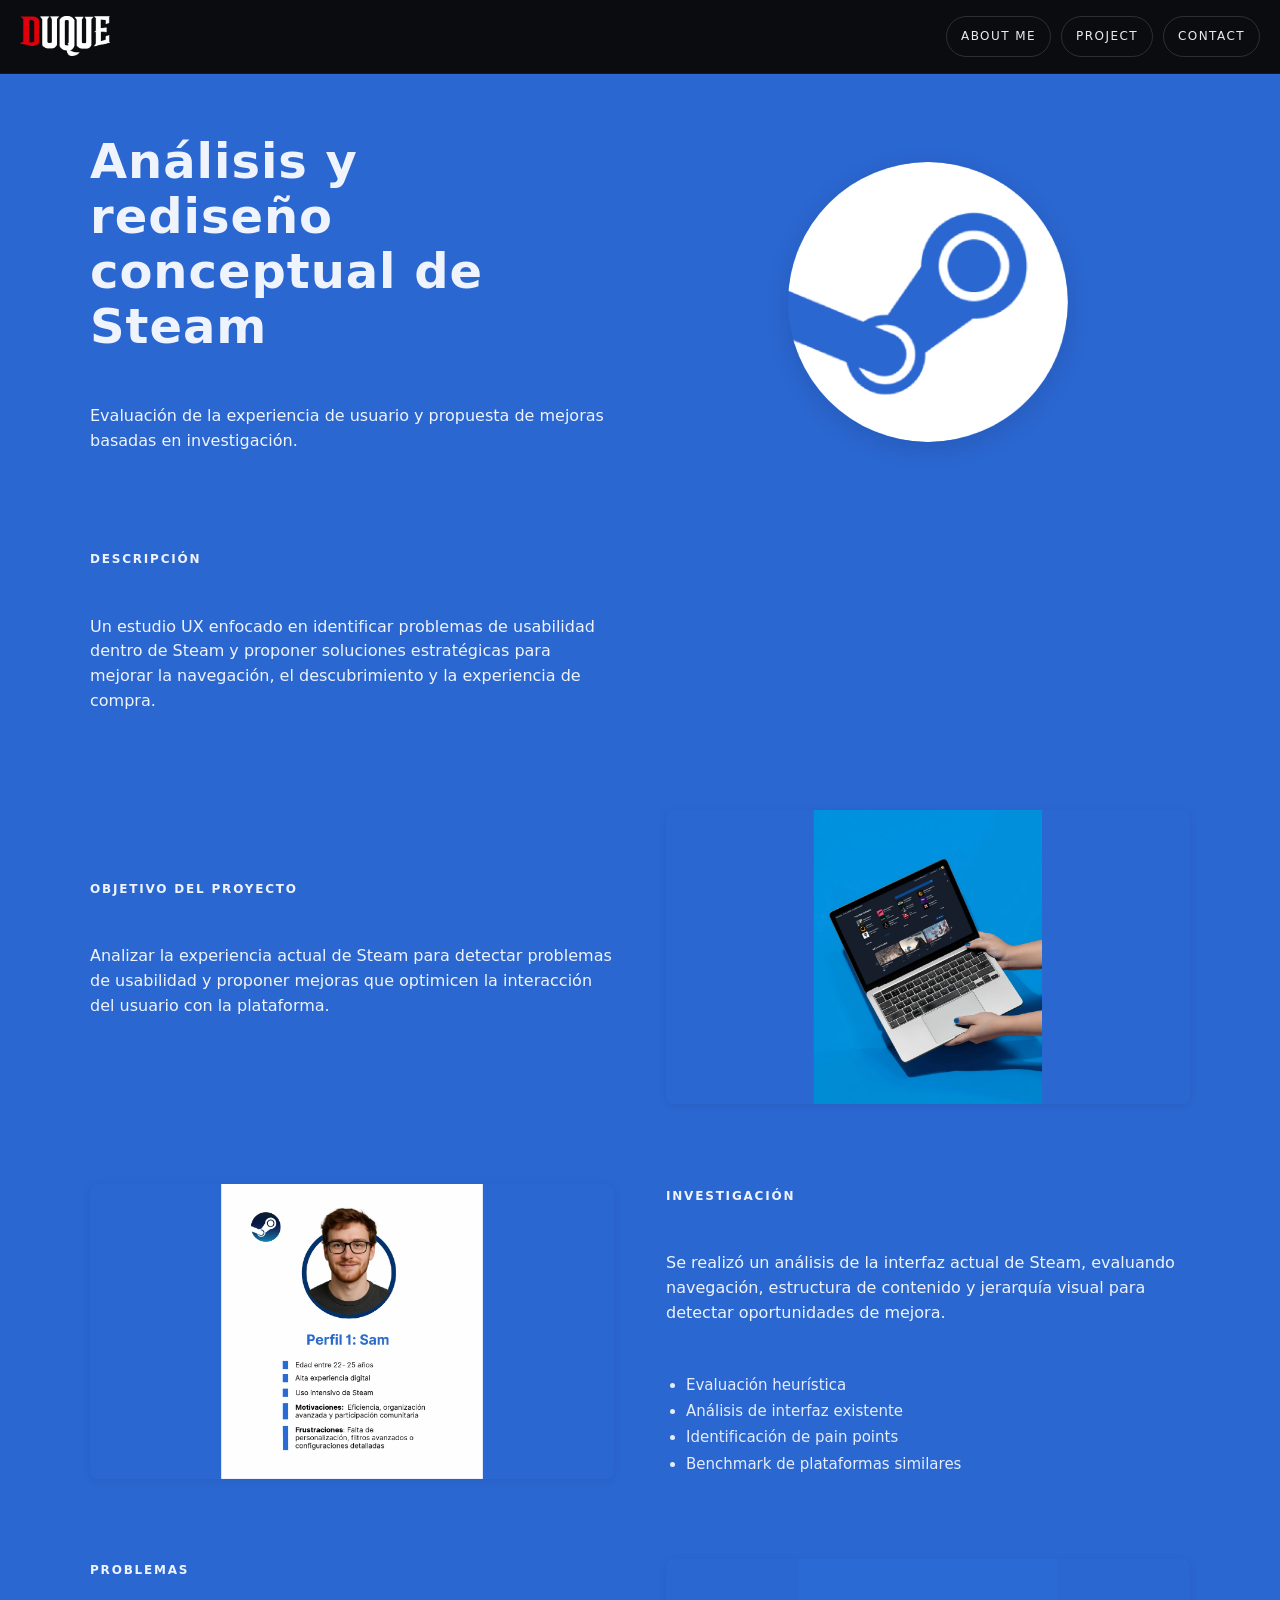
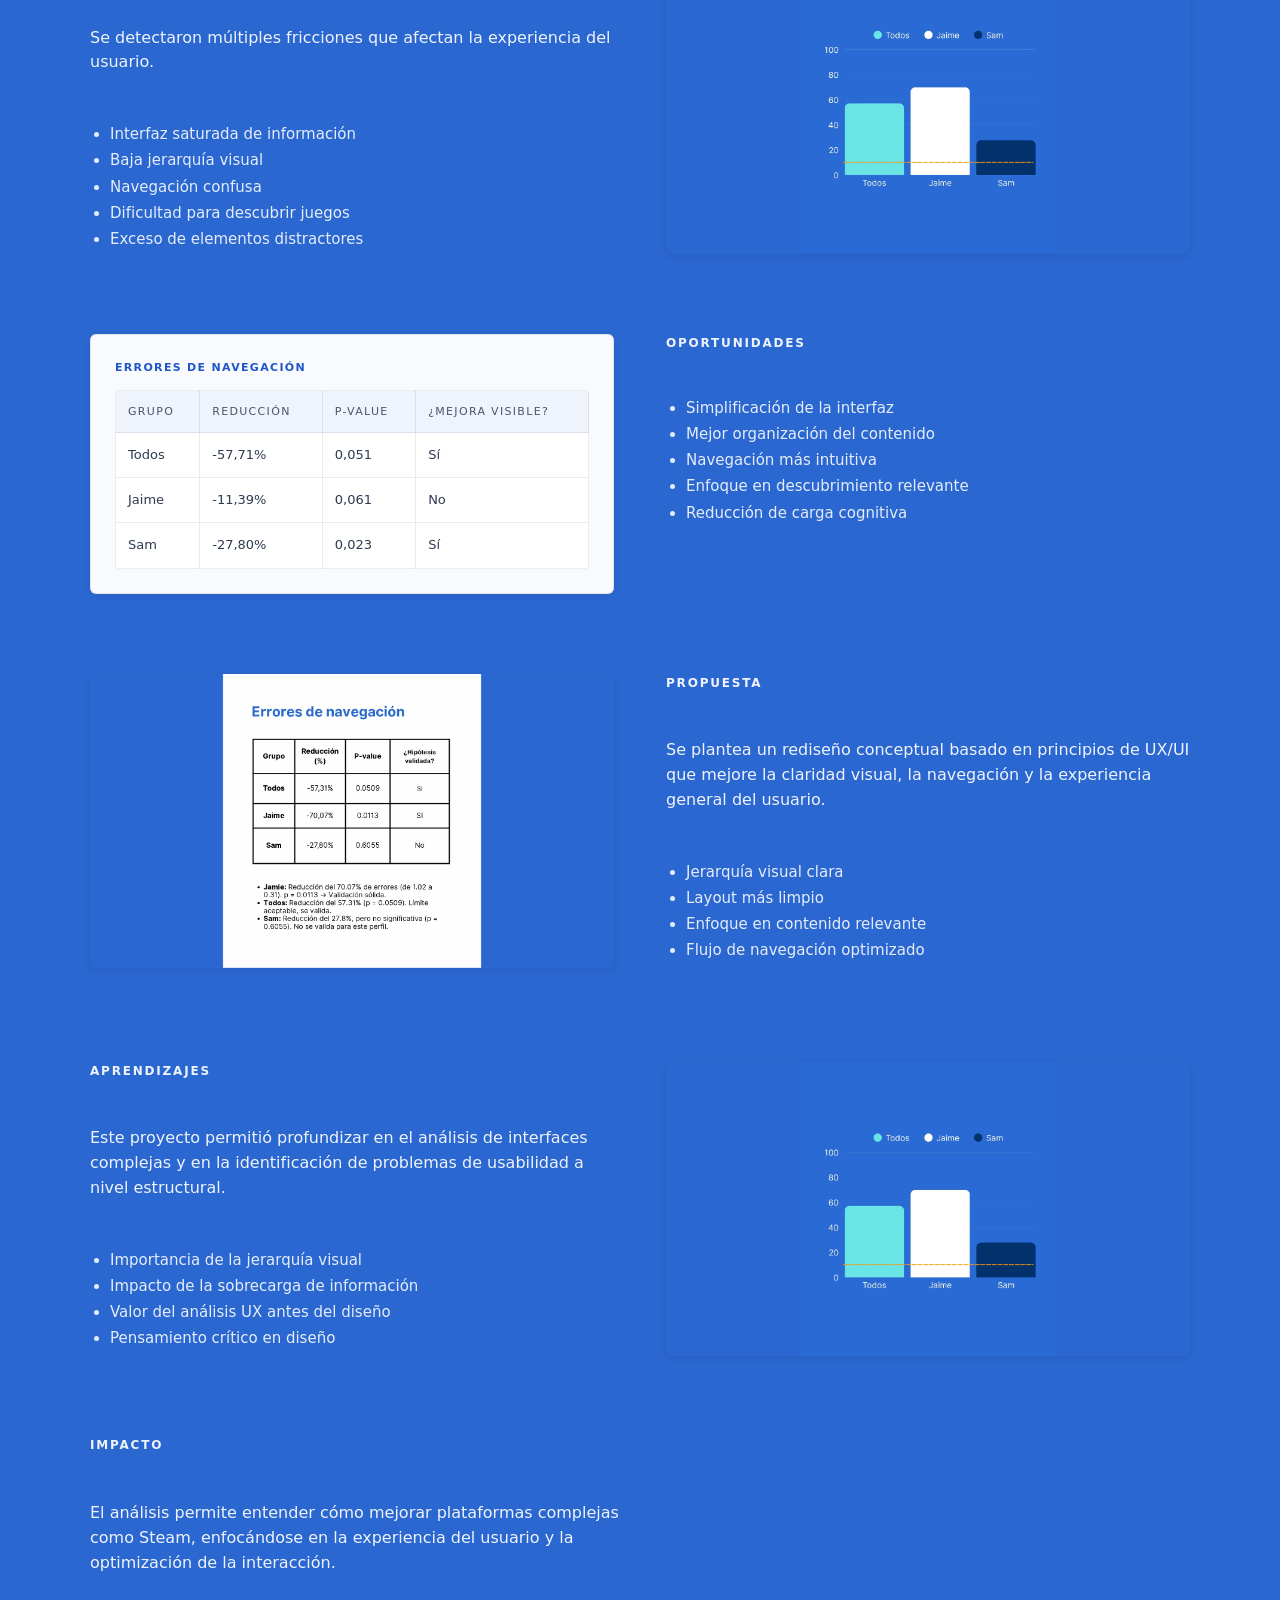
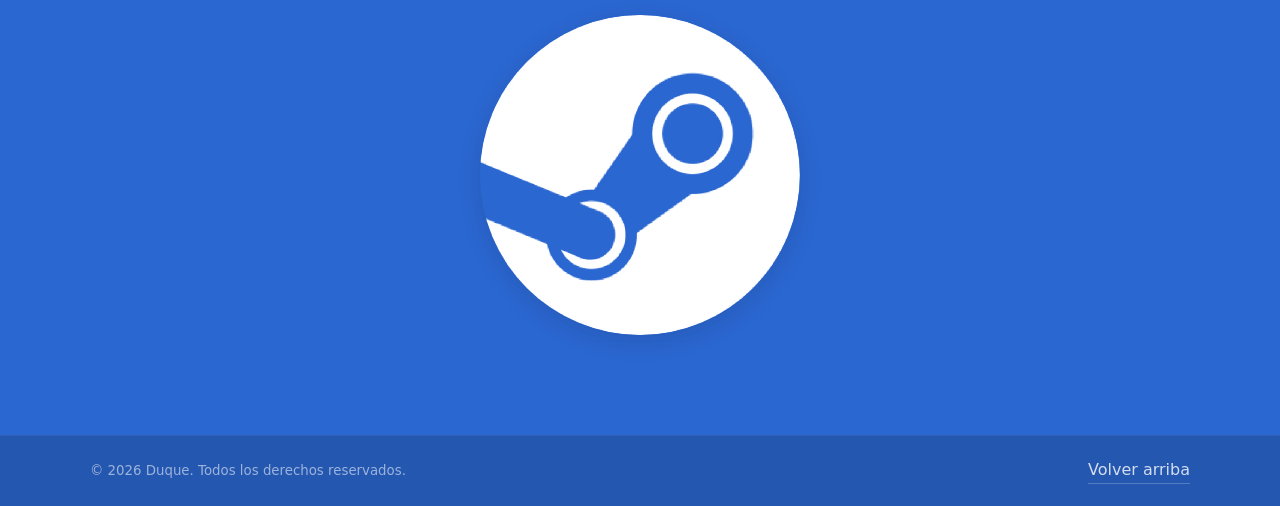
<file: steam.html>
<!doctype html>
<html lang="es">
	<head>
		<meta charset="UTF-8" />
		<meta name="viewport" content="width=device-width, initial-scale=1" />
		<title>Steam | Proyecto</title>
		<meta name="description" content="Caso de estudio: Steam. Rediseño conceptual y UX." />
		<link rel="stylesheet" href="./styles.css" />
		<link rel="stylesheet" href="./steam.css" />
	</head>
	<body class="project--steam">
		<header class="header">
			<a class="brand" href="./index.html#home" aria-label="Ir al inicio">
				<img
					class="brand__logo"
					src="./imagenes/DUQUE%202%203.png"
					alt="Duque"
					loading="eager"
					decoding="async"
					onload="this.classList.add('is-loaded')"
					onerror="this.style.display = 'none'"
				/>
				<span class="brand__mark"><span class="brand__markAccent">D</span>UQUE</span>
			</a>
			<nav class="nav" aria-label="Navegación principal">
				<a class="nav__link" href="./index.html#about">ABOUT ME</a>
				<a class="nav__link" href="./index.html#projects">PROJECT</a>
				<a class="nav__link" href="./index.html#contact">CONTACT</a>
			</nav>
		</header>

		<main id="top" class="steamPage">
			<div class="steamSheet">
				<section class="steamRow steamRow--hero">
					<div class="steamCol">
						<h1 class="steamTitle">Análisis y rediseño conceptual de Steam</h1>
						<p class="steamText">
							Evaluación de la experiencia de usuario y propuesta de mejoras basadas en investigación.
						</p>
					</div>
					<div class="steamCol steamCol--center" aria-hidden="true">
						<div class="steamLogo">
							<img class="steamLogo__img" src="./imagenes/steam/1.png" alt="" loading="lazy" />
						</div>
					</div>
				</section>

				<section class="steamRow">
					<div class="steamCol">
						<h2 class="steamHeading">Descripción</h2>
						<p class="steamText">
							Un estudio UX enfocado en identificar problemas de usabilidad dentro de Steam y proponer soluciones
							estratégicas para mejorar la navegación, el descubrimiento y la experiencia de compra.
						</p>
					</div>
					<div class="steamCol"></div>
				</section>

				<section class="steamRow">
					<div class="steamCol">
						<h2 class="steamHeading">Objetivo del proyecto</h2>
						<p class="steamText">
							Analizar la experiencia actual de Steam para detectar problemas de usabilidad y proponer mejoras que
							optimicen la interacción del usuario con la plataforma.
						</p>
					</div>
					<div class="steamCol">
						<div class="steamMock steamMock--photo">
							<img
								class="steamMock__img"
								src="./imagenes/steam/2.png"
								alt="Mockup de laptop con Steam"
								loading="lazy"
							/>
						</div>
					</div>
				</section>

				<section class="steamRow">
					<div class="steamCol">
						<div class="steamMock steamMock--persona">
							<img class="steamMock__img" src="./imagenes/steam/3.png" alt="Perfil 1: Sam" loading="lazy" />
						</div>
					</div>
					<div class="steamCol">
						<h2 class="steamHeading">Investigación</h2>
						<p class="steamText">
							Se realizó un análisis de la interfaz actual de Steam, evaluando navegación, estructura de contenido y
							jerarquía visual para detectar oportunidades de mejora.
						</p>
						<ul class="steamList">
							<li>Evaluación heurística</li>
							<li>Análisis de interfaz existente</li>
							<li>Identificación de pain points</li>
							<li>Benchmark de plataformas similares</li>
						</ul>
					</div>
				</section>

				<section class="steamRow">
					<div class="steamCol">
						<h2 class="steamHeading">Problemas</h2>
						<p class="steamText">Se detectaron múltiples fricciones que afectan la experiencia del usuario.</p>
						<ul class="steamList">
							<li>Interfaz saturada de información</li>
							<li>Baja jerarquía visual</li>
							<li>Navegación confusa</li>
							<li>Dificultad para descubrir juegos</li>
							<li>Exceso de elementos distractores</li>
						</ul>
					</div>
					<div class="steamCol">
						<div class="steamMock steamMock--chart">
							<img
								class="steamMock__img"
								src="./imagenes/steam/4.png"
								alt="Resultados de navegación por grupo"
								loading="lazy"
							/>
						</div>
					</div>
				</section>

				<section class="steamRow steamRow--paired">
					<div class="steamCol">
						<div class="steamCard">
							<h3 class="steamCard__title">Errores de navegación</h3>
							<table class="steamTable">
								<thead>
									<tr>
										<th>Grupo</th>
										<th>Reducción</th>
										<th>P-value</th>
										<th>¿Mejora visible?</th>
									</tr>
								</thead>
								<tbody>
									<tr>
										<td>Todos</td>
										<td>-57,71%</td>
										<td>0,051</td>
										<td>Sí</td>
									</tr>
									<tr>
										<td>Jaime</td>
										<td>-11,39%</td>
										<td>0,061</td>
										<td>No</td>
									</tr>
									<tr>
										<td>Sam</td>
										<td>-27,80%</td>
										<td>0,023</td>
										<td>Sí</td>
									</tr>
								</tbody>
							</table>
						</div>
					</div>
					<div class="steamCol">
						<h2 class="steamHeading">Oportunidades</h2>
						<ul class="steamList">
							<li>Simplificación de la interfaz</li>
							<li>Mejor organización del contenido</li>
							<li>Navegación más intuitiva</li>
							<li>Enfoque en descubrimiento relevante</li>
							<li>Reducción de carga cognitiva</li>
						</ul>
					</div>
				</section>

				<section class="steamRow steamRow--paired">
					<div class="steamCol">
						<div class="steamMock steamMock--interface">
							<img
								class="steamMock__img steamMock__img--interface"
								src="./imagenes/steam/5.png"
								alt="Interfaz actual"
								loading="lazy"
							/>
						</div>
					</div>
					<div class="steamCol">
						<h2 class="steamHeading">Propuesta</h2>
						<p class="steamText">
							Se plantea un rediseño conceptual basado en principios de UX/UI que mejore la claridad visual, la
							navegación y la experiencia general del usuario.
						</p>
						<ul class="steamList">
							<li>Jerarquía visual clara</li>
							<li>Layout más limpio</li>
							<li>Enfoque en contenido relevante</li>
							<li>Flujo de navegación optimizado</li>
						</ul>
						<div class="steamMock steamMock--proposal"> </div>
					</div>
				</section>

				<section class="steamRow steamRow--paired">
					<div class="steamCol">
						<h2 class="steamHeading">Aprendizajes</h2>
						<p class="steamText">
							Este proyecto permitió profundizar en el análisis de interfaces complejas y en la identificación de
							problemas de usabilidad a nivel estructural.
						</p>
						<ul class="steamList">
							<li>Importancia de la jerarquía visual</li>
							<li>Impacto de la sobrecarga de información</li>
							<li>Valor del análisis UX antes del diseño</li>
							<li>Pensamiento crítico en diseño</li>
						</ul>
					</div>
					<div class="steamCol">
						<div class="steamMock steamMock--learning">
							<img
								class="steamMock__img steamMock__img--learning"
								src="./imagenes/steam/4.png"
								alt="Resultados del análisis"
								loading="lazy"
							/>
						</div>
					</div>
				</section>

				<section class="steamRow steamRow--impact">
					<div class="steamCol">
						<h2 class="steamHeading">Impacto</h2>
						<p class="steamText">
							El análisis permite entender cómo mejorar plataformas complejas como Steam, enfocándose en la experiencia
							del usuario y la optimización de la interacción.
						</p>
					</div>
					<div class="steamCol"></div>
					<div class="steamCol steamCol--full steamCol--center" aria-hidden="true">
						<div class="steamLogo steamLogo--end">
							<img class="steamLogo__img" src="./imagenes/steam/1.png" alt="" loading="lazy" />
						</div>
					</div>
				</section>
			</div>
		</main>

		<footer class="footer">
			<div class="container footer__inner">
				<small>© <span id="year"></span> Duque. Todos los derechos reservados.</small>
				<a class="footer__top" href="#top">Volver arriba</a>
			</div>
		</footer>

		<script>
			document.getElementById('year').textContent = String(new Date().getFullYear());
		</script>
	</body>
</html>
</file>
<file: styles.css>
:root {
  color-scheme: dark;
  --bg: #0b0c10;
  --bg2: #0f1117;
  --text: rgba(255, 255, 255, 0.92);
  --muted: rgba(255, 255, 255, 0.7);
  --muted2: rgba(255, 255, 255, 0.55);
  --line: rgba(255, 255, 255, 0.12);
  --accent: #ff4040;
  --accent2: rgba(255, 64, 64, 0.16);
  --shadow: 0 30px 70px rgba(0, 0, 0, 0.55);
  --radius: 18px;
  --container: 1100px;
}

*,
*::before,
*::after {
  box-sizing: border-box;
}

html {
  scroll-behavior: smooth;
}

body {
  margin: 0;
  font-family: ui-sans-serif, system-ui, -apple-system, Segoe UI, Roboto, Arial, "Apple Color Emoji",
    "Segoe UI Emoji";
  background: radial-gradient(1100px 600px at 40% -20%, rgba(255, 64, 64, 0.16), transparent 55%),
    radial-gradient(900px 500px at 90% 10%, rgba(255, 64, 64, 0.1), transparent 60%), var(--bg);
  color: var(--text);
  line-height: 1.55;
}

a {
  color: inherit;
  text-decoration: none;
}

.container {
  width: min(var(--container), calc(100% - 40px));
  margin-inline: auto;
}

.header {
  position: sticky;
  top: 0;
  z-index: 10;
  display: flex;
  align-items: center;
  justify-content: space-between;
  padding: 16px 20px;
  background: rgb(11 12 16);
  border-bottom: 1px solid rgba(255, 255, 255, 0.06);
  backdrop-filter: blur(10px);
  color: rgba(255, 255, 255, 0.92);
}

.brand {
  display: inline-flex;
  align-items: center;
  gap: 10px;
}

.brand__logo {
  display: none;
  height: 40px;
  width: auto;
}

.brand__logo.is-loaded {
  display: block;
}

.brand__logo.is-loaded+.brand__mark {
  display: none;
}

.brand__mark {
  letter-spacing: 0.18em;
  font-weight: 800;
  font-size: 18px;
}

.brand__markAccent {
  color: var(--accent);
}

.nav {
  display: flex;
  gap: 10px;
}

.nav__link {
  font-size: 12px;
  letter-spacing: 0.12em;
  padding: 10px 14px;
  border: 1px solid rgba(255, 255, 255, 0.14);
  border-radius: 999px;
  transition: transform 160ms ease, background 160ms ease, border-color 160ms ease;
}

.nav__link:hover {
  background: rgba(255, 255, 255, 0.06);
  border-color: rgba(255, 255, 255, 0.22);
  transform: translateY(-1px);
}

.section {
  padding: 70px 0;
}

.section--muted {
  background: linear-gradient(180deg, rgba(255, 255, 255, 0.03), transparent 80%);
}

.section__title {
  margin: 0 0 16px 0;
  letter-spacing: 0.22em;
  text-transform: uppercase;
  font-size: 14px;
  color: rgba(255, 255, 255, 0.82);
}

.section__subtitle {
  margin: -6px 0 24px 0;
  color: var(--muted);
}

.hero {
  padding: 80px 0 60px 0;
  position: relative;
  overflow: clip;
}

.hero__bg {
  position: absolute;
  inset: 0;
  pointer-events: none;
}

.hero__waves {
  position: absolute;
  inset: -120px -200px auto -200px;
  width: calc(100% + 400px);
  height: 560px;
  filter: drop-shadow(0 40px 60px rgba(255, 64, 64, 0.08));
  opacity: 0.9;
}

.hero__content {
  position: relative;
  display: grid;
  grid-template-columns: 1fr;
  gap: 36px;
  align-items: center;
}

.hero__copy {
  max-width: 78ch;
  margin-inline: auto;
  text-align: center;
}

.kicker {
  display: inline-block;
  margin: 0 0 14px 0;
  padding: 8px 12px;
  border: 1px solid rgba(255, 255, 255, 0.16);
  border-radius: 999px;
  color: var(--muted);
  letter-spacing: 0.12em;
  text-transform: uppercase;
  font-size: 12px;
  background: rgba(255, 255, 255, 0.03);
}

.hero__title {
  margin: 0 0 14px 0;
  font-size: clamp(30px, 3.5vw, 44px);
  line-height: 1.1;
  letter-spacing: 0.12em;
  text-transform: uppercase;
}

.hero__subtitle {
  margin: 0 0 22px 0;
  color: var(--muted);
  max-width: 56ch;
  margin-inline: auto;
}

.hero__cta {
  display: flex;
  gap: 12px;
  flex-wrap: wrap;
  justify-content: center;
}

.btn {
  display: inline-flex;
  align-items: center;
  justify-content: center;
  gap: 10px;
  padding: 12px 16px;
  border-radius: 999px;
  border: 1px solid rgba(255, 255, 255, 0.16);
  background: rgba(255, 255, 255, 0.03);
  color: rgba(255, 255, 255, 0.9);
  font-size: 13px;
  letter-spacing: 0.08em;
  text-transform: uppercase;
  transition: transform 160ms ease, background 160ms ease, border-color 160ms ease;
}

.btn:hover {
  transform: translateY(-1px);
  border-color: rgba(255, 255, 255, 0.24);
}

.btn:not(.btn--primary):hover {
  background: rgba(255, 255, 255, 0.06);
}

.btn--primary {
  border-color: rgba(255, 64, 64, 0.55);
  background: linear-gradient(180deg, rgba(255, 64, 64, 0.22), rgba(255, 64, 64, 0.12));
}

.btn--primary:hover {
  transform: none;
  border-color: rgba(255, 64, 64, 0.55);
  background: linear-gradient(180deg, rgba(255, 64, 64, 0.22), rgba(255, 64, 64, 0.12));
}

.btn--ghost {
  background: transparent;
}

.hero__media {
  margin-top: 22px;
  width: min(760px, 100%);
  margin-inline: auto;
  text-align: center;
}

.video {
  border-radius: var(--radius);
  overflow: hidden;
  background: rgba(255, 255, 255, 0.04);
  border: 1px solid rgba(255, 255, 255, 0.12);
  box-shadow: var(--shadow);
  position: relative;
  aspect-ratio: 16 / 9;
}

.video__iframe {
  position: absolute;
  inset: 0;
  width: 100%;
  height: 100%;
}

.hero__mediaHint {
  margin: 10px 0 0 0;
  font-size: 12px;
  color: var(--muted2);
}

.grid {
  display: grid;
  gap: 14px;
}

.grid--2 {
  grid-template-columns: repeat(2, minmax(0, 1fr));
}

.grid--4 {
  grid-template-columns: repeat(4, minmax(0, 1fr));
}

.grid--3 {
  grid-template-columns: repeat(3, minmax(0, 1fr));
}

.card {
  border: 1px solid rgba(255, 255, 255, 0.12);
  border-radius: var(--radius);
  background: rgba(255, 255, 255, 0.03);
  padding: 16px;
  transition: transform 160ms ease, background 160ms ease, border-color 160ms ease;
}

.card:hover {
  transform: translateY(-2px);
  background: rgba(255, 255, 255, 0.05);
  border-color: rgba(255, 255, 255, 0.18);
}

.card__title {
  margin: 0 0 8px 0;
  letter-spacing: 0.1em;
  text-transform: uppercase;
  font-size: 12px;
}

.card__text {
  margin: 0;
  color: var(--muted);
  font-size: 13px;
}

.split {
  display: grid;
  grid-template-columns: 1.2fr 0.8fr;
  gap: 22px;
  align-items: start;
}

.lead {
  margin: 0 0 18px 0;
  color: var(--muted);
}

.list {
  border: 1px solid rgba(255, 255, 255, 0.12);
  border-radius: var(--radius);
  background: rgba(255, 255, 255, 0.03);
  padding: 16px;
}

.list__title {
  margin: 0 0 8px 0;
  font-size: 12px;
  letter-spacing: 0.1em;
  text-transform: uppercase;
}

.list__items {
  margin: 0;
  padding-left: 18px;
  color: var(--muted);
  font-size: 13px;
}

.portrait {
  width: 100%;
  border-radius: var(--radius);
  aspect-ratio: 4 / 3;
  border: 1px solid rgba(255, 255, 255, 0.12);
  background: radial-gradient(600px 220px at 40% 0%, rgba(255, 64, 64, 0.18), transparent 60%),
    linear-gradient(180deg, rgba(255, 255, 255, 0.06), rgba(255, 255, 255, 0.02));
  overflow: hidden;
}

.portrait__img {
  width: 100%;
  height: 100%;
  object-fit: cover;
  object-position: center;
  display: block;
}

.project {
  border: 1px solid rgba(255, 255, 255, 0.12);
  border-radius: var(--radius);
  overflow: hidden;
  background: rgba(255, 255, 255, 0.03);
  transition: transform 160ms ease, background 160ms ease, border-color 160ms ease;
}

.project:hover {
  transform: translateY(-2px);
  background: rgba(255, 255, 255, 0.05);
  border-color: rgba(255, 255, 255, 0.18);
}

.project__media {
  height: 220px;
  display: grid;
  place-items: center;
  font-weight: 800;
  letter-spacing: 0.12em;
  text-transform: uppercase;
  font-size: 26px;
}

.project__media--blue {
  background: #4da3ff;
  color: #0b0c10;
}

.project__media--navy {
  background: #0d2037;
  color: rgba(255, 255, 255, 0.92);
}

.project__media--teal {
  background: #5ea9c6;
  color: #0b0c10;
}

.project__media--indigo {
  background: #2b67d1;
  color: rgba(255, 255, 255, 0.92);
}

.project__meta {
  padding: 14px 16px 16px 16px;
}

.project__title {
  margin: 0 0 6px 0;
  font-size: 14px;
  letter-spacing: 0.08em;
  text-transform: uppercase;
}

.project__text {
  margin: 0;
  color: var(--muted);
  font-size: 13px;
}

.projectPage__hero {
  padding: 70px 0 40px 0;
}

.projectPage__heroInner {
  display: grid;
  grid-template-columns: 1.05fr 0.95fr;
  gap: 22px;
  align-items: start;
}

.projectPage__heroCopy {
  max-width: 70ch;
}

.projectPage__heroCard {
  border: 1px solid rgba(255, 255, 255, 0.12);
  border-radius: var(--radius);
  background: rgba(255, 255, 255, 0.03);
  overflow: hidden;
}

.projectPage__badge {
  height: 160px;
  display: grid;
  place-items: center;
  font-weight: 800;
  letter-spacing: 0.12em;
  text-transform: uppercase;
  font-size: 26px;
}

.projectPage__facts {
  display: grid;
  gap: 12px;
  padding: 14px;
}

.projectPage__content {
  display: grid;
  gap: 18px;
}

.projectPage__twoCol {
  display: grid;
  grid-template-columns: repeat(2, minmax(0, 1fr));
  gap: 14px;
}

.panel {
  border: 1px solid rgba(255, 255, 255, 0.12);
  border-radius: var(--radius);
  background: rgba(255, 255, 255, 0.03);
  padding: 16px;
}

.panel__text {
  margin: 0;
  color: var(--muted);
  font-size: 13px;
}

.contact {
  text-align: center;
}

.contact__actions {
  display: flex;
  gap: 12px;
  justify-content: center;
  flex-wrap: wrap;
  margin-top: 14px;
}

.footer {
  padding: 22px 0;
  border-top: 1px solid rgba(255, 255, 255, 0.06);
  background: rgba(0, 0, 0, 0.12);
}

.footer__inner {
  display: flex;
  align-items: center;
  justify-content: space-between;
  gap: 12px;
  color: var(--muted2);
}

.footer__top {
  color: rgba(255, 255, 255, 0.8);
  border-bottom: 1px solid rgba(255, 255, 255, 0.22);
}

@media (max-width: 980px) {
  .grid--4 {
    grid-template-columns: repeat(2, minmax(0, 1fr));
  }

  .grid--3 {
    grid-template-columns: repeat(2, minmax(0, 1fr));
  }

  .projectPage__heroInner {
    grid-template-columns: 1fr;
  }

  .split {
    grid-template-columns: 1fr;
  }
}

@media (max-width: 620px) {
  .header {
    gap: 10px;
  }

  .nav {
    gap: 8px;
  }

  .nav__link {
    padding: 9px 10px;
    font-size: 11px;
  }

  .brand__logo {
    height: 34px;
  }

  .grid--2 {
    grid-template-columns: 1fr;
  }

  .grid--3 {
    grid-template-columns: 1fr;
  }

  .projectPage__twoCol {
    grid-template-columns: 1fr;
  }

  .footer__inner {
    flex-direction: column;
    align-items: flex-start;
  }
}
</file>
<file: emprende-u.css>
:root {
  color-scheme: dark;
}

html,
body {
  overflow-y: auto;
  overflow-x: hidden;
}

html {
  background: #0d2037;
}

.project--emprende {
  --euBg: #0d2037;
  --euText: rgba(255, 255, 255, 0.92);
  --euMuted: rgba(255, 255, 255, 0.72);
  --euLine: rgba(255, 255, 255, 0.12);
  --euAccent: #ff2b4f;
  background: var(--euBg);
  color: var(--euText);
}

body.project--emprende {
  background: var(--euBg);
}

.project--emprende .footer {
  background: transparent;
  border-top: 1px solid rgba(255, 255, 255, 0.06);
}

.euHero {
  padding: 76px 0 36px 0;
}

.euHero__inner {
  display: grid;
  justify-items: center;
  gap: 22px;
}

.euHero__copy {
  text-align: center;
  max-width: 70ch;
}

.euHero__title {
  margin: 0;
  font-size: clamp(44px, 5vw, 68px);
  letter-spacing: 0.14em;
  font-weight: 900;
  color: var(--euAccent);
}

.euHero__subtitle {
  margin: 10px 0 0 0;
  color: rgba(255, 255, 255, 0.75);
  font-size: 13px;
}

.euHero__text {
  margin: 14px auto 0 auto;
  max-width: 62ch;
  color: rgba(255, 255, 255, 0.78);
  font-size: 23px;
  line-height: 1.7;
}

.euHero__cta {
  margin-top: 16px;
  display: flex;
  justify-content: center;
}

.euBtn {
  display: inline-flex;
  align-items: center;
  justify-content: center;
  padding: 10px 16px;
  border-radius: 999px;
  border: 1px solid rgba(255, 255, 255, 0.18);
  background: rgba(255, 255, 255, 0.06);
  color: rgba(255, 255, 255, 0.9);
  font-size: 12px;
  letter-spacing: 0.08em;
  text-transform: uppercase;
  transition: transform 160ms ease, background 160ms ease, border-color 160ms ease;
}

.euBtn:hover {
  transform: translateY(-1px);
  border-color: rgba(255, 255, 255, 0.26);
}

.euBtn:not(.euBtn--primary):hover {
  background: rgba(255, 255, 255, 0.08);
}

.euBtn--primary {
  border-color: rgba(255, 43, 79, 0.7);
  background: linear-gradient(180deg, rgba(255, 43, 79, 0.22), rgba(255, 43, 79, 0.12));
}

.euBtn--primary:hover {
  transform: none;
  border-color: rgba(255, 43, 79, 0.7);
  background: linear-gradient(180deg, rgba(255, 43, 79, 0.22), rgba(255, 43, 79, 0.12));
}

.euSection {
  padding: 54px 0;
}

.euRow {
  display: grid;
  grid-template-columns: 0.9fr 1.1fr;
  gap: 28px;
  align-items: center;
}

.euSection--reverse .euRow {
  grid-template-columns: 1.1fr 0.9fr;
}

.euText {
  max-width: 56ch;
}

.euText--right {
  justify-self: end;
  text-align: right;
}

.euHeading {
  margin: 0 0 14px 0;
  font-size: 24px;
  letter-spacing: 0.22em;
  text-transform: uppercase;
  color: rgba(255, 255, 255, 0.82);
}

.euHeading--center {
  text-align: center;
}

.euBody {
  margin: 0;
  color: rgba(255, 255, 255, 0.74);
  font-size: 20px;
  line-height: 1.7;
}

.euRow--problem .euBody {
  margin-top: 70px;
  max-width: 52ch;
}

.euRow--impact .euBody {
  max-width: 52ch;
}

.euMedia {
  display: grid;
  justify-items: center;
}

.euMockup {
  width: min(560px, 100%);
  height: auto;
  display: block;
  filter: drop-shadow(0 28px 44px rgba(0, 0, 0, 0.35));
}

.euMockup--problem {
  width: min(582px, 100%);
}

.euMockup--solution {
  width: min(560px, 100%);
}

.euMockup--impact {
  width: min(480px, 100%);
}

.euSection--features {
  padding-top: 64px;
}

.euFeatures {
  display: grid;
  grid-template-columns: repeat(3, minmax(0, 1fr));
  gap: 18px;
  margin-top: 26px;
  text-align: center;
}

.euFeature__img {
  width: min(220px, 100%);
  height: auto;
  display: block;
  margin: 0 auto 12px auto;
  filter: drop-shadow(0 24px 36px rgba(0, 0, 0, 0.35));
}

.euFeature__title {
  margin: 0 0 6px 0;
  font-size: 20px;
  letter-spacing: 0.08em;
  text-transform: uppercase;
  color: rgba(255, 255, 255, 0.88);
}

.euFeature__text {
  margin: 0;
  color: rgba(255, 255, 255, 0.7);
  font-size: 20px;
}

.euFinal {
  margin-top: 26px;
  display: grid;
  justify-items: center;
}

.euMockup--final {
  width: min(980px, 100%);
}

@media (max-width: 980px) {

  .euRow,
  .euSection--reverse .euRow {
    grid-template-columns: 1fr;
  }

  .euText--right {
    justify-self: start;
    text-align: left;
  }

  .euRow--problem .euBody {
    margin-top: 16px;
  }

  .euFeatures {
    grid-template-columns: 1fr;
  }
}
</file>
<file: lff-educa.css>
:root {
  color-scheme: light;
}

html,
body {
  overflow-y: auto;
  overflow-x: hidden;
}

.project--lff {
  --lffBg: #edf2f6;
  --lffText: #0b1b2a;
  --lffMuted: rgba(11, 27, 42, 0.72);
  --lffMuted2: rgba(11, 27, 42, 0.58);
  --lffLine: rgba(11, 27, 42, 0.12);
  --lffBlue: #2f7ef7;
  --lffNavy: #0f3a66;
  --lffYellow: #f5c229;
  background: var(--lffBg);
  color: var(--lffText);
}

.lffHero {
  padding: 70px 0 34px 0;
}

.lffHero__inner {
  display: grid;
  grid-template-columns: 1.15fr 0.85fr;
  gap: 34px;
  align-items: center;
}

.lffHero__copy {
  max-width: 60ch;
}

.lffHero__title {
  margin: 0;
  font-size: clamp(32px, 4.2vw, 54px);
  line-height: 1.08;
  letter-spacing: 0.01em;
  font-weight: 900;
  color: var(--lffNavy);
}

.lffHero__text {
  margin: 14px 0 0 0;
  font-size: 18px;
  line-height: 1.7;
  color: var(--lffMuted);
  max-width: 54ch;
}

.lffHero__cta {
  margin-top: 18px;
}

.lffBtn {
  display: inline-flex;
  align-items: center;
  justify-content: center;
  padding: 12px 18px;
  border-radius: 999px;
  border: 1px solid rgba(15, 58, 102, 0.18);
  background: var(--lffYellow);
  color: rgba(15, 58, 102, 0.92);
  font-size: 12px;
  letter-spacing: 0.1em;
  text-transform: uppercase;
  font-weight: 800;
  transition: transform 160ms ease, filter 160ms ease;
}

.lffBtn:hover {
  transform: translateY(-1px);
  filter: saturate(1.02);
}

.lffHero__media {
  display: grid;
  justify-items: end;
}

.lffSection {
  padding: 58px 0;
}

.lffSection--muted {
  background: linear-gradient(180deg, rgba(15, 58, 102, 0.03), transparent 80%);
}

.lffRow {
  display: grid;
  grid-template-columns: 0.92fr 1.08fr;
  gap: 28px;
  align-items: center;
}

.lffRow--reverse {
  grid-template-columns: 1.08fr 0.92fr;
}

.lffText {
  max-width: 60ch;
}

.lffText--right {
  justify-self: end;
  text-align: right;
}

.lffHeading {
  margin: 0 0 14px 0;
  font-size: 14px;
  letter-spacing: 0.26em;
  text-transform: uppercase;
  font-weight: 900;
  color: rgba(15, 58, 102, 0.92);
}

.lffHeading--center {
  text-align: center;
}

.lffBody {
  margin: 0;
  color: var(--lffMuted);
  font-size: 20px;
  line-height: 1.75;
}

.lffBullets {
  margin: 14px 0 0 0;
  padding-left: 18px;
  color: var(--lffMuted2);
  font-size: 20px;
  line-height: 1.7;
}

.lffMedia {
  display: grid;
  justify-items: center;
}

.lffMockup {
  width: min(560px, 100%);
  height: auto;
  display: block;
  filter: drop-shadow(0 26px 42px rgba(15, 58, 102, 0.16));
}

.lffMockup--hero {
  width: min(340px, 100%);
}

.lffMockup--single {
  width: min(360px, 100%);
}

.lffMockup--pair {
  width: min(560px, 100%);
}

.lffSection--features {
  padding-top: 64px;
}

.lffFeatures {
  display: grid;
  grid-template-columns: repeat(4, minmax(0, 1fr));
  gap: 18px;
  margin-top: 26px;
  text-align: center;
}

.lffFeature__img {
  width: min(180px, 100%);
  height: auto;
  display: block;
  margin: 0 auto 12px auto;
  filter: drop-shadow(0 20px 32px rgba(15, 58, 102, 0.14));
}

.lffFeature__title {
  margin: 0 0 6px 0;
  font-size: 20px;
  letter-spacing: 0.12em;
  text-transform: uppercase;
  font-weight: 900;
  color: rgba(15, 58, 102, 0.92);
}

.lffFeature__text {
  margin: 0;
  color: var(--lffMuted2);
  font-size: 20px;
  line-height: 1.55;
}

.lffFinal {
  margin-top: 28px;
  display: grid;
  justify-items: center;
}

.lffMockup--final {
  width: min(980px, 100%);
}

.project--lff .footer {
  background: transparent;
  border-top: 1px solid rgba(11, 27, 42, 0.08);
}

.project--lff .footer__inner {
  color: rgba(11, 27, 42, 0.65);
}

.project--lff .footer__top {
  color: rgba(11, 27, 42, 0.82);
  border-bottom-color: rgba(11, 27, 42, 0.22);
}

@media (max-width: 980px) {
  .lffHero__inner {
    grid-template-columns: 1fr;
    justify-items: center;
    text-align: center;
  }

  .lffHero__media {
    justify-items: center;
  }

  .lffRow,
  .lffRow--reverse {
    grid-template-columns: 1fr;
  }

  .lffText--right {
    justify-self: start;
    text-align: left;
  }

  .lffFeatures {
    grid-template-columns: 1fr;
  }
}
</file>
<file: planea.css>
:root {
  color-scheme: light;
}

html,
body {
  overflow-y: auto;
  overflow-x: hidden;
}

.project--planea {
  --planeaBg: #f3f6ff;
  --planeaText: #0b0c10;
  --planeaMuted: rgba(11, 12, 16, 0.7);
  --planeaLine: rgba(11, 12, 16, 0.12);
  --planeaPrimary: #2f7ef7;
  background: radial-gradient(900px 520px at 70% -10%, rgba(47, 126, 247, 0.16), transparent 55%),
    radial-gradient(1000px 600px at 20% 0%, rgba(47, 126, 247, 0.1), transparent 60%), var(--planeaBg);
  color: var(--planeaText);
}

.project--planea .footer {
  background: transparent;
  border-top: 1px solid rgba(11, 12, 16, 0.08);
}

.project--planea .footer__inner {
  color: rgba(11, 12, 16, 0.65);
}

.project--planea .footer__top {
  color: rgba(11, 12, 16, 0.8);
  border-bottom-color: rgba(11, 12, 16, 0.22);
}

.planeaHero {
  padding: 48px 0 18px 0;
  display: grid;
  grid-template-columns: 1fr;
  gap: 18px;
  align-items: center;
}

.planeaHero__copy {
  max-width: 70ch;
}

.planeaHero__title {
  margin: 0 0 12px 0;
  font-size: clamp(44px, 5vw, 68px);
  line-height: 1.02;
  letter-spacing: -0.03em;
  color: rgba(11, 12, 16, 0.92);
}

.planeaHero__subtitle {
  margin: 0 0 12px 0;
  color: rgba(11, 12, 16, 0.7);
  font-size: 20px;
}

.planeaHero__text {
  margin: 0 0 18px 0;
  color: rgba(11, 12, 16, 0.74);
  max-width: 62ch;
  font-size: 20px;
}

.planeaHero__cta {
  display: flex;
  gap: 10px;
  flex-wrap: wrap;
}

.planeaBtn {
  display: inline-flex;
  align-items: center;
  justify-content: center;
  padding: 10px 16px;
  border-radius: 999px;
  border: 1px solid rgba(11, 12, 16, 0.18);
  background: rgba(255, 255, 255, 0.7);
  color: rgba(11, 12, 16, 0.84);
  font-size: 20px;
  letter-spacing: 0.08em;
  text-transform: uppercase;
  transition: transform 160ms ease, background 160ms ease, border-color 160ms ease;
}

.planeaBtn:hover {
  transform: translateY(-1px);
  border-color: rgba(11, 12, 16, 0.26);
  background: rgba(255, 255, 255, 0.92);
}

.planeaBtn--primary {
  background: linear-gradient(180deg, rgba(47, 126, 247, 0.22), rgba(47, 126, 247, 0.12));
  border-color: rgba(47, 126, 247, 0.65);
}

.planeaBtn--primary:hover {
  border-color: rgba(47, 126, 247, 0.75);
}

.planeaMockup {
  width: min(520px, 100%);
  height: auto;
  display: block;
  filter: drop-shadow(0 24px 40px rgba(11, 12, 16, 0.14));
}

.planeaMockup--phone {
  width: min(520px, 100%);
}

.planeaSection {
  padding: 32px 0;
}

.planeaTitle {
  margin: 0;
  font-size: 20px;
  font-weight: 800;
  letter-spacing: 0.26em;
  text-transform: uppercase;
  color: rgba(11, 12, 16, 0.9);
}

.planeaSection--features .planeaTitle {
  text-align: center;
}

.planeaSection--reverse .planeaTitle {
  text-align: right;
}

.planeaRow {
  display: grid;
  grid-template-columns: 0.95fr 1.05fr;
  gap: 18px;
  align-items: center;
}

.planeaSection--reverse .planeaRow {
  grid-template-columns: 1.05fr 0.95fr;
}

.planeaSection--reverse .planeaText {
  justify-self: end;
  text-align: right;
}

.planeaText {
  display: flex;
  flex-direction: column;
  gap: 8px;
  color: rgba(11, 12, 16, 0.72);
  padding-top: 0;
}

.planeaBody {
  margin: 0;
  max-width: 60ch;
  font-size: 20px;
  line-height: 1.65;
}

.planeaBullets {
  margin: 0;
  padding-left: 18px;
  color: rgba(11, 12, 16, 0.72);
}

.planeaMedia {
  display: grid;
  justify-items: center;
}

.planeaRow--problem .planeaMedia {
  justify-items: end;
}

.planeaRow--solution .planeaMedia {
  justify-items: start;
}

.planeaRow--problem .planeaMockup {
  width: min(420px, 100%);
}

.planeaRow--solution .planeaMockup {
  width: min(520px, 100%);
}

.planeaRow--impact .planeaMockup {
  width: min(560px, 100%);
}

.planeaGallery .planeaMockup {
  width: min(980px, 100%);
}

.planeaFeatures {
  display: grid;
  grid-template-columns: repeat(5, minmax(0, 1fr));
  gap: 18px;
  margin-top: 10px;
  align-items: start;
}

.planeaFeature {
  text-align: center;
  padding: 8px 8px 10px 8px;
}

.planeaFeature__iconImg {
  width: clamp(84px, 10vw, 120px);
  height: auto;
  margin: 0 auto 14px auto;
  border: 0;
  background: transparent;
  display: block;
  object-fit: contain;
  filter: drop-shadow(0 18px 28px rgba(11, 12, 16, 0.14));
}

.planeaFeature__title {
  margin: 0 0 6px 0;
  font-size: 20px;
  letter-spacing: 0.02em;
  text-transform: none;
  color: rgba(11, 12, 16, 0.86);
}

.planeaFeature__text {
  margin: 0;
  font-size: 20px;
  color: rgba(11, 12, 16, 0.62);
}

.planeaGallery {
  margin-top: 18px;
  display: grid;
  justify-items: center;
}

@media (max-width: 980px) {
  .planeaHero {
    padding-top: 26px;
  }

  .planeaRow {
    grid-template-columns: 1fr;
  }

  .planeaFeatures {
    grid-template-columns: repeat(2, minmax(0, 1fr));
  }
}

@media (max-width: 620px) {
  .planeaFeatures {
    grid-template-columns: 1fr;
  }
}
</file>
<file: steam.css>
:root {
  color-scheme: dark;
}

body.project--steam {
  background: #2b67d1;
  color: rgba(255, 255, 255, 0.92);
}

.project--steam .steamPage {
  padding: 60px 0 100px;
}

.project--steam .steamSheet {
  width: min(1100px, calc(100% - 48px));
  margin-inline: auto;
  display: grid;
  gap: 80px;
}

.project--steam .steamRow {
  display: grid;
  grid-template-columns: 1fr 1fr;
  gap: 52px;
  align-items: center;
}

.project--steam .steamRow--hero {
  align-items: center;
  gap: 52px;
}

.project--steam .steamRow--paired {
  align-items: stretch;
  gap: 52px;
}

.project--steam .steamRow--impact {
  gap: 24px 40px;
}

.project--steam .steamCol {
  display: grid;
  gap: 18px;
  align-content: start;
}

.project--steam .steamCol--center {
  display: grid;
  place-items: center;
}

.project--steam .steamCol--full {
  grid-column: 1 / -1;
}

.project--steam .steamTitle {
  margin: 0 0 16px 0;
  font-size: clamp(32px, 4vw, 48px);
  line-height: 1.15;
  letter-spacing: 0.02em;
  font-weight: 800;
}

.project--steam .steamHeading {
  margin: 0 0 12px 0;
  letter-spacing: 0.15em;
  text-transform: uppercase;
  font-size: 12px;
  font-weight: 900;
  color: rgba(255, 255, 255, 0.92);
}

\n
}

.project--steam .steamText {
  margin: 0;
  color: rgba(255, 255, 255, 0.85);
  line-height: 1.75;
  font-size: 15px;
  max-width: 65ch;
}

.project--steam .steamList {
  margin: 12px 0 0 0;
  padding-left: 20px;
  color: rgba(255, 255, 255, 0.88);
  line-height: 1.75;
  font-size: 15px;
  list-style: disc;
}

.project--steam .steamLogo {
  width: min(280px, 70vw);
  aspect-ratio: 1;
  border-radius: 999px;
  overflow: hidden;
  box-shadow: 0 6px 24px rgba(0, 0, 0, 0.12);
  border: 0;
  background: transparent;
  display: grid;
  place-items: center;
}

.project--steam .steamLogo--end {
  width: min(320px, 85vw);
}

.project--steam .steamLogo__img {
  width: 100%;
  height: 100%;
  object-fit: contain;
  object-position: center;
  transform: none;
  mix-blend-mode: normal;
}

.project--steam .steamMock {
  border-radius: 8px;
  overflow: hidden;
  background: transparent;
  border: 0;
  box-shadow: 0 2px 8px rgba(0, 0, 0, 0.08);
  max-width: 100%;
}

.project--steam .steamMock--photo {
  justify-self: center;
  max-width: 100%;
  height: auto;
}

.project--steam .steamMock--persona {
  justify-self: center;
  max-width: 100%;
  height: auto;
}

.project--steam .steamMock--chart {
  justify-self: center;
  max-width: 100%;
  height: auto;
}

.project--steam .steamMock--interface {
  justify-self: center;
  max-width: 100%;
  height: auto;
}

.project--steam .steamMock--proposal {
  margin-top: 0;
  max-width: 100%;
  justify-self: center;
}

.project--steam .steamMock--learning {
  justify-self: center;
  max-width: 100%;
  height: auto;
}

.project--steam .steamMock__img {
  width: 100%;
  height: auto;
  display: block;
  object-fit: contain;
  background: transparent;
}

.project--steam .steamMock--persona .steamMock__img {
  object-fit: contain;
}

.project--steam .steamMock--proposal {
  overflow: visible;
}

.project--steam .steamMock--proposal .steamMock__img {
  width: 100%;
  height: auto;
  object-fit: contain;
  object-position: right top;
}

.project--steam .steamMock--learning {
  overflow: visible;
}

.project--steam .steamMock--learning .steamMock__img {
  width: 100%;
  height: auto;
  object-fit: contain;
  object-position: left bottom;
}

.project--steam .steamMock--interface .steamMock__img {
  height: auto;
  object-fit: cover;
  object-position: center top;
  max-width: 100%;
}

.project--steam .steamCard {
  border-radius: 6px;
  background: rgba(255, 255, 255, 0.97);
  border: 1px solid rgba(12, 26, 56, 0.1);
  box-shadow: 0 2px 12px rgba(0, 0, 0, 0.06);
  padding: 24px;
  color: #0b1a33;
}

.project--steam .steamCard__title {
  margin: 0 0 14px 0;
  letter-spacing: 0.12em;
  text-transform: uppercase;
  font-size: 11px;
  font-weight: 900;
  color: #1f57c9;
}

.project--steam .steamTable {
  width: 100%;
  border-collapse: collapse;
  overflow: hidden;
  border-radius: 4px;
  background: #ffffff;
}

.project--steam .steamTable th,
.project--steam .steamTable td {
  padding: 12px 12px;
  border: 1px solid rgba(12, 26, 56, 0.08);
  text-align: left;
  color: rgba(11, 26, 51, 0.86);
  font-size: 13px;
  font-weight: 500;
}

.project--steam .steamTable th {
  text-transform: uppercase;
  font-size: 11px;
  letter-spacing: 0.12em;
  color: rgba(11, 26, 51, 0.72);
  background: rgba(43, 103, 209, 0.08);
}

.project--steam .footer {
  background: rgba(0, 0, 0, 0.16);
}

@media (max-width: 900px) {
  .project--steam .steamRow {
    grid-template-columns: 1fr;
    gap: 44px;
  }

  .project--steam .steamCol--full {
    grid-column: auto;
  }

  .project--steam .steamSheet {
    gap: 72px;
  }
}

@media (max-width: 620px) {
  .project--steam .steamPage {
    padding: 50px 0 80px;
  }

  .project--steam .steamSheet {
    width: min(980px, calc(100% - 34px));
    gap: 60px;
  }

  .project--steam .steamRow {
    gap: 32px;
  }

  .project--steam .steamTitle {
    font-size: clamp(28px, 3vw, 38px);
  }

  .project--steam .steamText {
    font-size: 14px;
  }

  .project--steam .steamTable th,
  .project--steam .steamTable td {
    padding: 10px 9px;
    font-size: 12px;
  }
}
</file>
